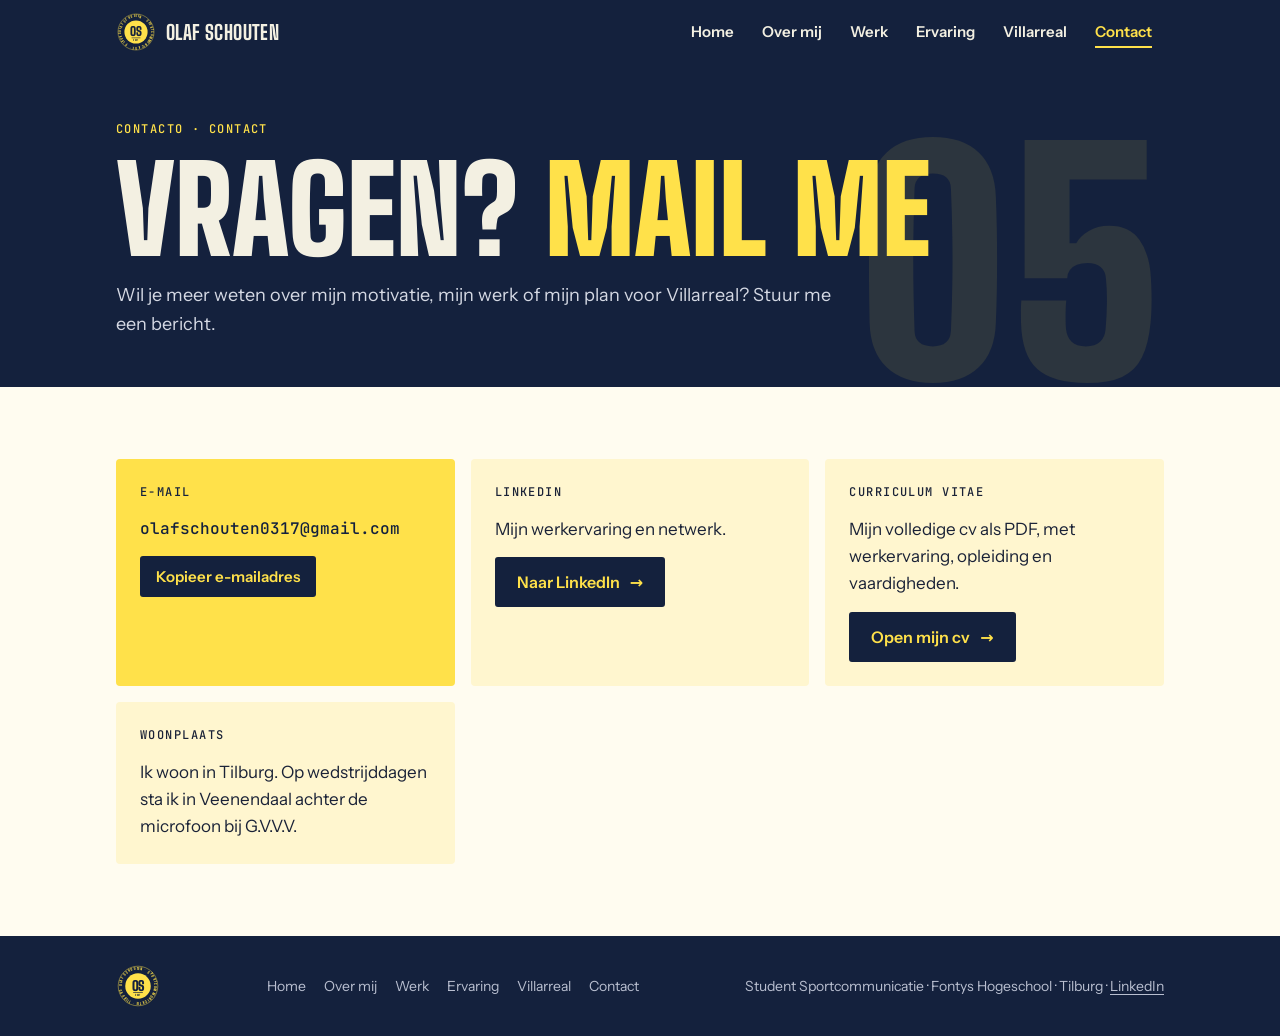
<file: contact.html>
<!doctype html>
<html lang="nl">
<head>
<meta charset="utf-8">
<meta name="viewport" content="width=device-width, initial-scale=1, viewport-fit=cover">
<title>Contact · Olaf Schouten</title>
<meta name="description" content="Neem contact op met Olaf Schouten.">
<meta name="theme-color" content="#14213D">
<meta property="og:type" content="website">
<meta property="og:url" content="https://olaf-villarreal.netlify.app/contact.html">
<meta property="og:title" content="Contact · Olaf Schouten">
<meta property="og:description" content="Neem contact op met Olaf Schouten.">
<meta property="og:image" content="https://olaf-villarreal.netlify.app/assets/og.jpg">
<meta name="twitter:card" content="summary_large_image">
<link rel="icon" href="assets/logo.svg" type="image/svg+xml">
<link rel="preload" href="assets/fonts/big-shoulders-display-latin-900-normal.woff2" as="font" type="font/woff2" crossorigin>
<link rel="stylesheet" href="styles.css">
</head>
<body>
<header class="site-header">
  <div class="wrap">
    <a class="brand" href="index.html"><img src="assets/logo.svg" alt="" width="40" height="40">Olaf Schouten</a>
    <button class="menu-btn" type="button" aria-expanded="false" aria-controls="nav">Menu</button>
    <ul class="nav" id="nav"><li><a href="index.html">Home</a></li><li><a href="over-mij.html">Over mij</a></li><li><a href="werk.html">Werk</a></li><li><a href="ervaring.html">Ervaring</a></li><li><a href="villarreal.html">Villarreal</a></li><li><a href="contact.html" aria-current="page">Contact</a></li></ul>
  </div>
</header>
<main>
<header class="page-hero">
  <div class="wrap">
    <span class="label">Contacto · Contact</span>
    <h1>Vragen? <em>Mail me</em></h1>
    <p>Wil je meer weten over mijn motivatie, mijn werk of mijn plan voor Villarreal? Stuur me een bericht.</p>
    <span class="num" aria-hidden="true">05</span>
  </div>
</header>
<section>
  <div class="wrap stack">
    <div class="contact-grid">
      <div class="contact-card reveal">
        <span class="label">E-mail</span>
        <span class="value">olafschouten0317@gmail.com</span>
        <button class="copy" type="button" data-copy="olafschouten0317@gmail.com">Kopieer e-mailadres</button>
      </div>
      <div class="contact-card alt reveal">
        <span class="label">LinkedIn</span>
        <p>Mijn werkervaring en netwerk.</p>
        <a class="btn" href="https://www.linkedin.com/in/olaf-schouten-592838220/" target="_blank" rel="noopener">Naar LinkedIn <span class="arrow">→</span></a>
      </div>
      <div class="contact-card alt reveal">
        <span class="label">Curriculum vitae</span>
        <p>Mijn volledige cv als PDF, met werkervaring, opleiding en vaardigheden.</p>
        <a class="btn" href="assets/cv-olaf-schouten.pdf" target="_blank" rel="noopener">Open mijn cv <span class="arrow">→</span></a>
      </div>
      <div class="contact-card alt reveal">
        <span class="label">Woonplaats</span>
        <p>Ik woon in Tilburg. Op wedstrijddagen sta ik in Veenendaal achter de microfoon bij G.V.V.V.</p>
      </div>
    </div>
  </div>
</section>
</main>
<footer class="site-footer">
  <div class="wrap">
    <img src="assets/logo.svg" alt="Logo Olaf Schouten" width="44" height="44">
    <nav aria-label="Footer"><a href="index.html">Home</a><a href="over-mij.html">Over mij</a><a href="werk.html">Werk</a><a href="ervaring.html">Ervaring</a><a href="villarreal.html">Villarreal</a><a href="contact.html">Contact</a></nav>
    <span>Student Sportcommunicatie · Fontys Hogeschool · Tilburg · <a href="https://www.linkedin.com/in/olaf-schouten-592838220/" rel="noopener" target="_blank">LinkedIn</a></span>
  </div>
</footer>
<script src="script.js"></script>
</body>
</html>
</file>
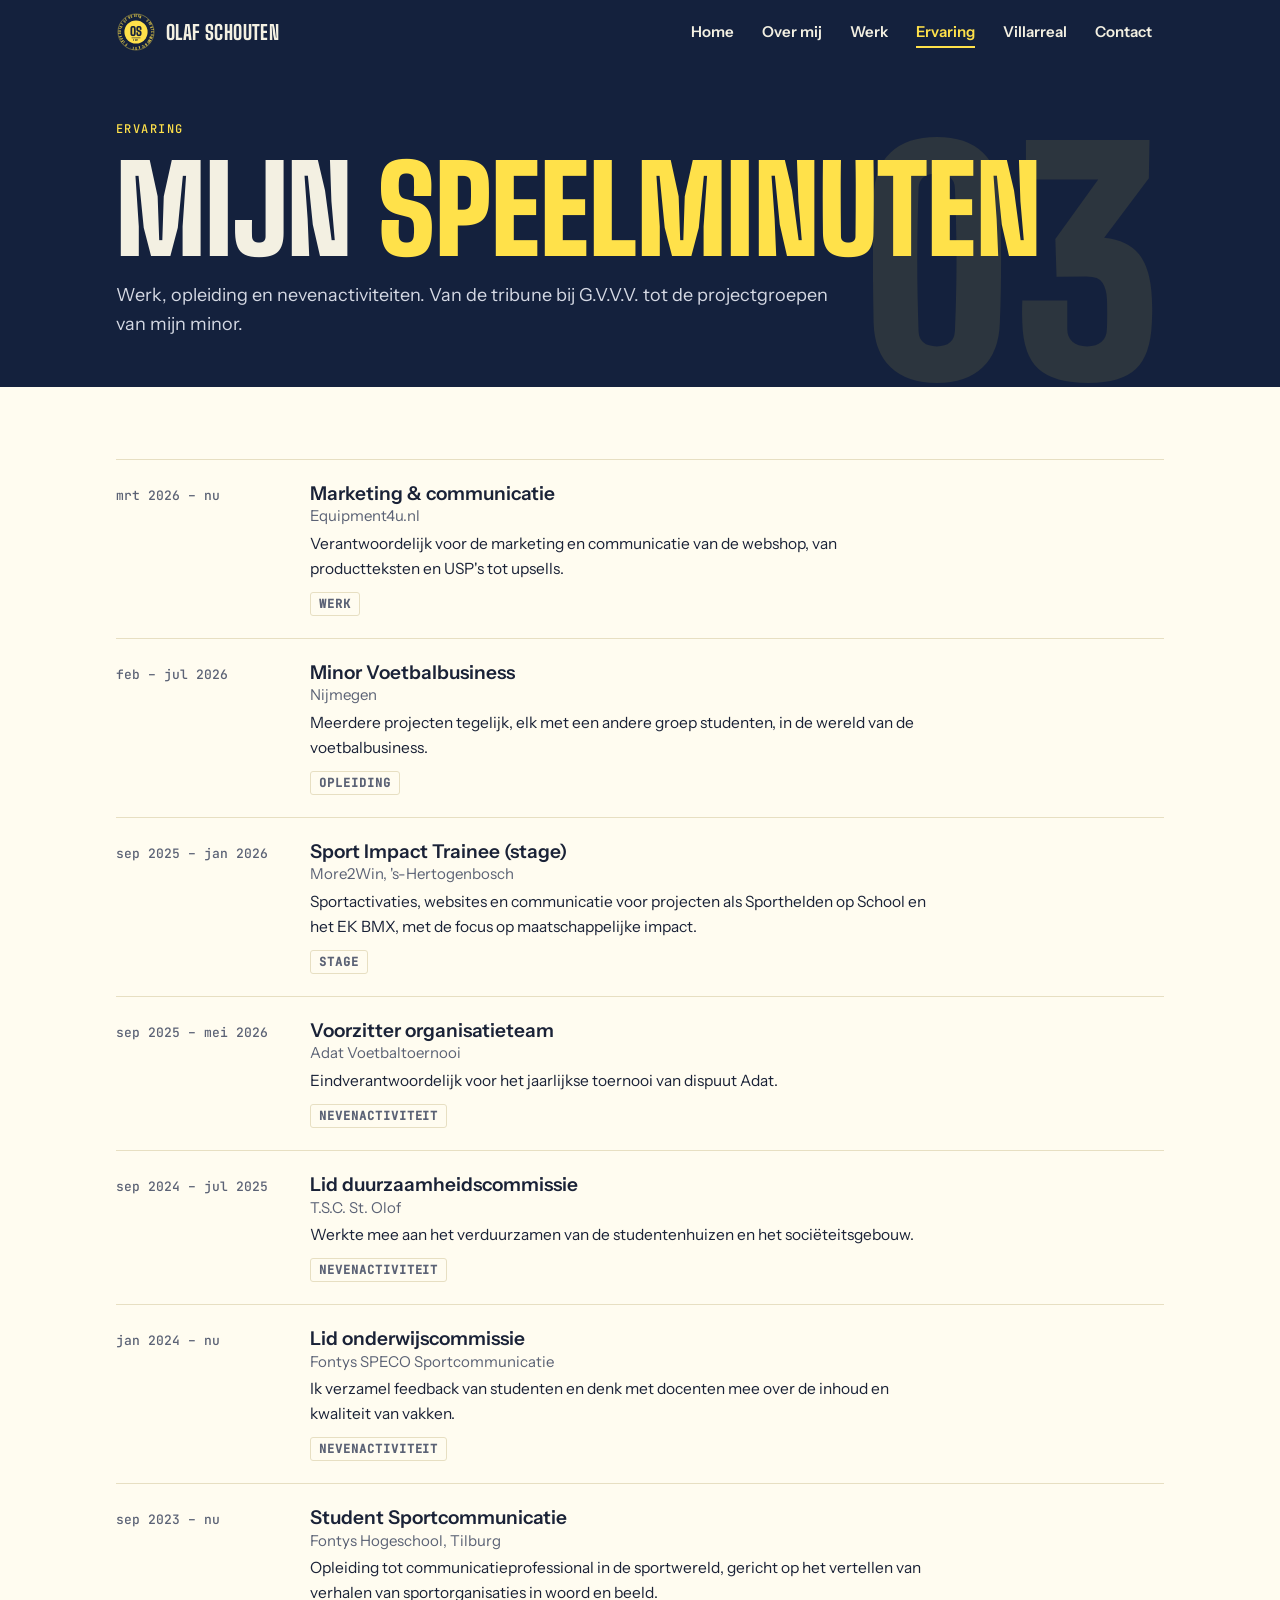
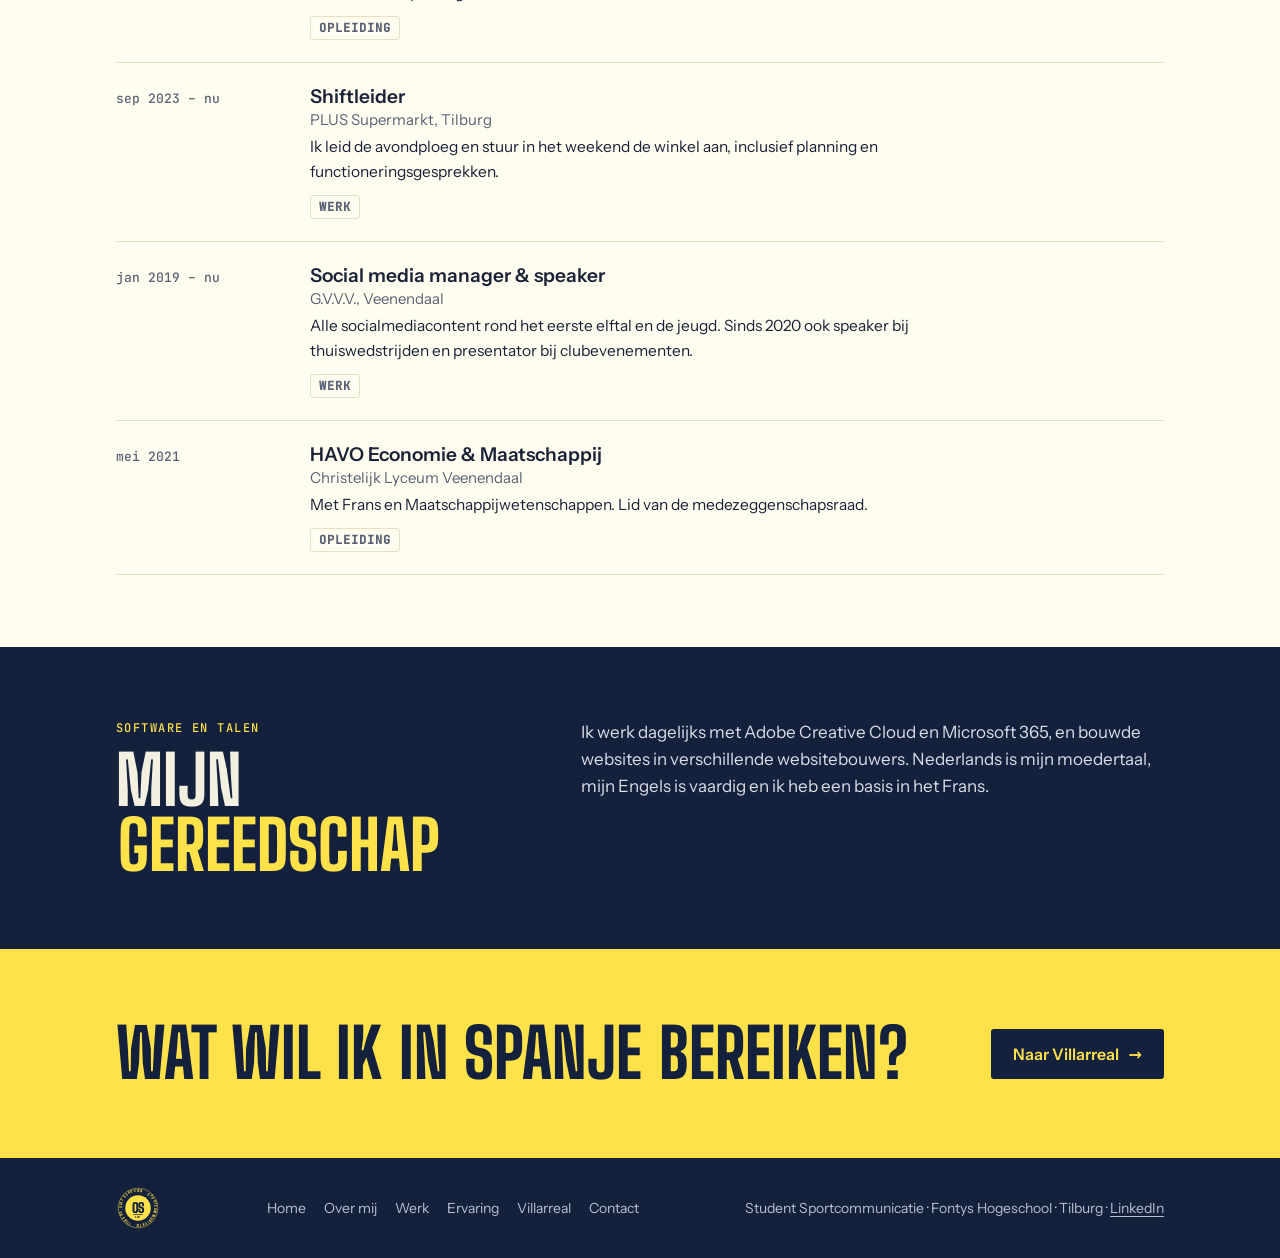
<file: ervaring.html>
<!doctype html>
<html lang="nl">
<head>
<meta charset="utf-8">
<meta name="viewport" content="width=device-width, initial-scale=1, viewport-fit=cover">
<title>Ervaring · Olaf Schouten</title>
<meta name="description" content="Werkervaring, opleiding en nevenactiviteiten van Olaf Schouten.">
<meta name="theme-color" content="#14213D">
<meta property="og:type" content="website">
<meta property="og:url" content="https://olaf-villarreal.netlify.app/ervaring.html">
<meta property="og:title" content="Ervaring · Olaf Schouten">
<meta property="og:description" content="Werkervaring, opleiding en nevenactiviteiten van Olaf Schouten.">
<meta property="og:image" content="https://olaf-villarreal.netlify.app/assets/og.jpg">
<meta name="twitter:card" content="summary_large_image">
<link rel="icon" href="assets/logo.svg" type="image/svg+xml">
<link rel="preload" href="assets/fonts/big-shoulders-display-latin-900-normal.woff2" as="font" type="font/woff2" crossorigin>
<link rel="stylesheet" href="styles.css">
</head>
<body>
<header class="site-header">
  <div class="wrap">
    <a class="brand" href="index.html"><img src="assets/logo.svg" alt="" width="40" height="40">Olaf Schouten</a>
    <button class="menu-btn" type="button" aria-expanded="false" aria-controls="nav">Menu</button>
    <ul class="nav" id="nav"><li><a href="index.html">Home</a></li><li><a href="over-mij.html">Over mij</a></li><li><a href="werk.html">Werk</a></li><li><a href="ervaring.html" aria-current="page">Ervaring</a></li><li><a href="villarreal.html">Villarreal</a></li><li><a href="contact.html">Contact</a></li></ul>
  </div>
</header>
<main>
<header class="page-hero">
  <div class="wrap">
    <span class="label">Ervaring</span>
    <h1>Mijn <em>speelminuten</em></h1>
    <p>Werk, opleiding en nevenactiviteiten. Van de tribune bij G.V.V.V. tot de projectgroepen van mijn minor.</p>
    <span class="num" aria-hidden="true">03</span>
  </div>
</header>
<section>
  <div class="wrap stack">
    <div class="timeline">
      <div class="row reveal"><span class="when">mrt 2026 – nu</span><div><h3>Marketing &amp; communicatie<small>Equipment4u.nl</small></h3><p>Verantwoordelijk voor de marketing en communicatie van de webshop, van productteksten en USP's tot upsells.</p><span class="tag">Werk</span></div></div>
      <div class="row reveal"><span class="when">feb – jul 2026</span><div><h3>Minor Voetbalbusiness<small>Nijmegen</small></h3><p>Meerdere projecten tegelijk, elk met een andere groep studenten, in de wereld van de voetbalbusiness.</p><span class="tag">Opleiding</span></div></div>
      <div class="row reveal"><span class="when">sep 2025 – jan 2026</span><div><h3>Sport Impact Trainee (stage)<small>More2Win, 's-Hertogenbosch</small></h3><p>Sportactivaties, websites en communicatie voor projecten als Sporthelden op School en het EK BMX, met de focus op maatschappelijke impact.</p><span class="tag">Stage</span></div></div>
      <div class="row reveal"><span class="when">sep 2025 – mei 2026</span><div><h3>Voorzitter organisatieteam<small>Adat Voetbaltoernooi</small></h3><p>Eindverantwoordelijk voor het jaarlijkse toernooi van dispuut Adat.</p><span class="tag">Nevenactiviteit</span></div></div>
      <div class="row reveal"><span class="when">sep 2024 – jul 2025</span><div><h3>Lid duurzaamheidscommissie<small>T.S.C. St. Olof</small></h3><p>Werkte mee aan het verduurzamen van de studentenhuizen en het sociëteitsgebouw.</p><span class="tag">Nevenactiviteit</span></div></div>
      <div class="row reveal"><span class="when">jan 2024 – nu</span><div><h3>Lid onderwijscommissie<small>Fontys SPECO Sportcommunicatie</small></h3><p>Ik verzamel feedback van studenten en denk met docenten mee over de inhoud en kwaliteit van vakken.</p><span class="tag">Nevenactiviteit</span></div></div>
      <div class="row reveal"><span class="when">sep 2023 – nu</span><div><h3>Student Sportcommunicatie<small>Fontys Hogeschool, Tilburg</small></h3><p>Opleiding tot communicatieprofessional in de sportwereld, gericht op het vertellen van verhalen van sportorganisaties in woord en beeld.</p><span class="tag">Opleiding</span></div></div>
      <div class="row reveal"><span class="when">sep 2023 – nu</span><div><h3>Shiftleider<small>PLUS Supermarkt, Tilburg</small></h3><p>Ik leid de avondploeg en stuur in het weekend de winkel aan, inclusief planning en functioneringsgesprekken.</p><span class="tag">Werk</span></div></div>
      <div class="row reveal"><span class="when">jan 2019 – nu</span><div><h3>Social media manager &amp; speaker<small>G.V.V.V., Veenendaal</small></h3><p>Alle socialmediacontent rond het eerste elftal en de jeugd. Sinds 2020 ook speaker bij thuiswedstrijden en presentator bij clubevenementen.</p><span class="tag">Werk</span></div></div>
      <div class="row reveal"><span class="when">mei 2021</span><div><h3>HAVO Economie &amp; Maatschappij<small>Christelijk Lyceum Veenendaal</small></h3><p>Met Frans en Maatschappijwetenschappen. Lid van de medezeggenschapsraad.</p><span class="tag">Opleiding</span></div></div>
    </div>
  </div>
</section>
<section class="band">
  <div class="wrap split">
    <div class="head reveal"><span class="label">Software en talen</span><h2>Mijn <em>gereedschap</em></h2></div>
    <div class="prose reveal">
      <p>Ik werk dagelijks met Adobe Creative Cloud en Microsoft 365, en bouwde websites in verschillende websitebouwers. Nederlands is mijn moedertaal, mijn Engels is vaardig en ik heb een basis in het Frans.</p>
    </div>
  </div>
</section>
<section class="cta">
  <div class="wrap">
    <h2>Wat wil ik <em>in Spanje</em> bereiken?</h2>
    <a class="btn" href="villarreal.html">Naar Villarreal <span class="arrow">→</span></a>
  </div>
</section>
</main>
<footer class="site-footer">
  <div class="wrap">
    <img src="assets/logo.svg" alt="Logo Olaf Schouten" width="44" height="44">
    <nav aria-label="Footer"><a href="index.html">Home</a><a href="over-mij.html">Over mij</a><a href="werk.html">Werk</a><a href="ervaring.html">Ervaring</a><a href="villarreal.html">Villarreal</a><a href="contact.html">Contact</a></nav>
    <span>Student Sportcommunicatie · Fontys Hogeschool · Tilburg · <a href="https://www.linkedin.com/in/olaf-schouten-592838220/" rel="noopener" target="_blank">LinkedIn</a></span>
  </div>
</footer>
<script src="script.js"></script>
</body>
</html>
</file>
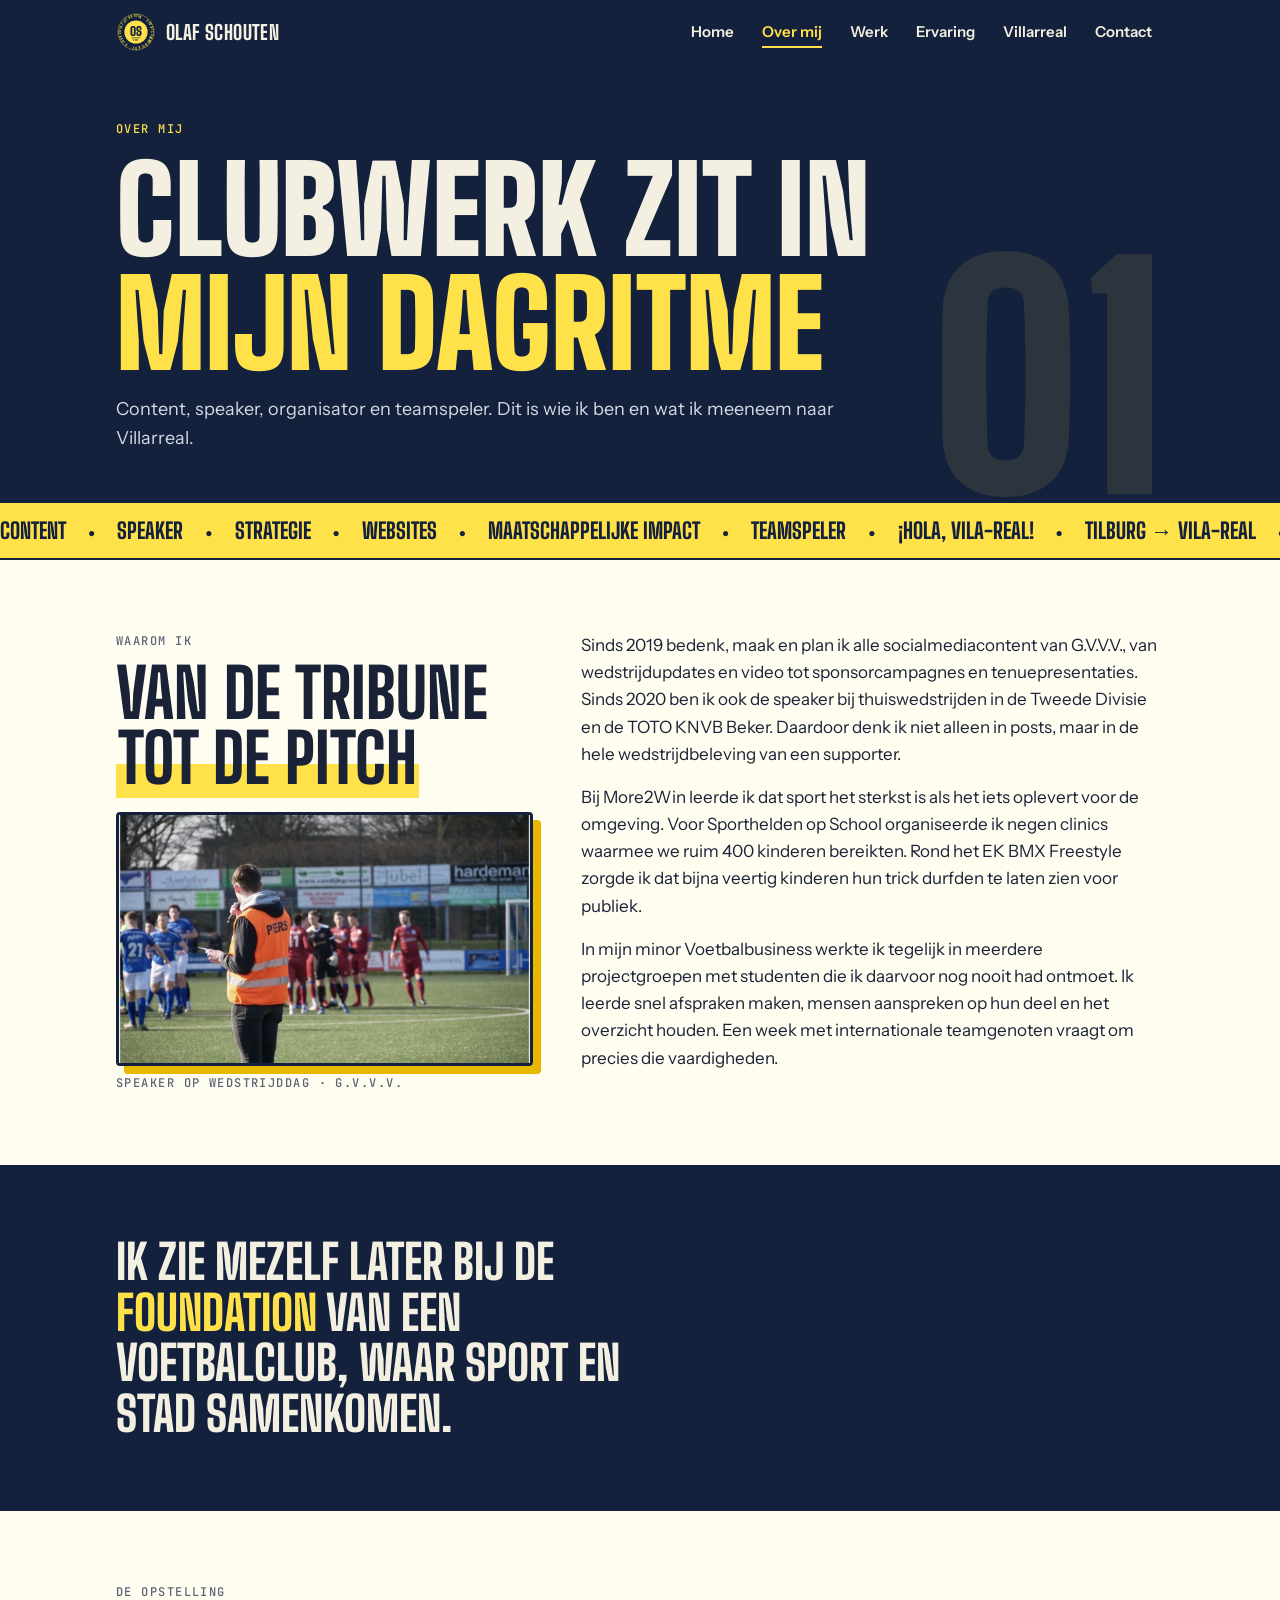
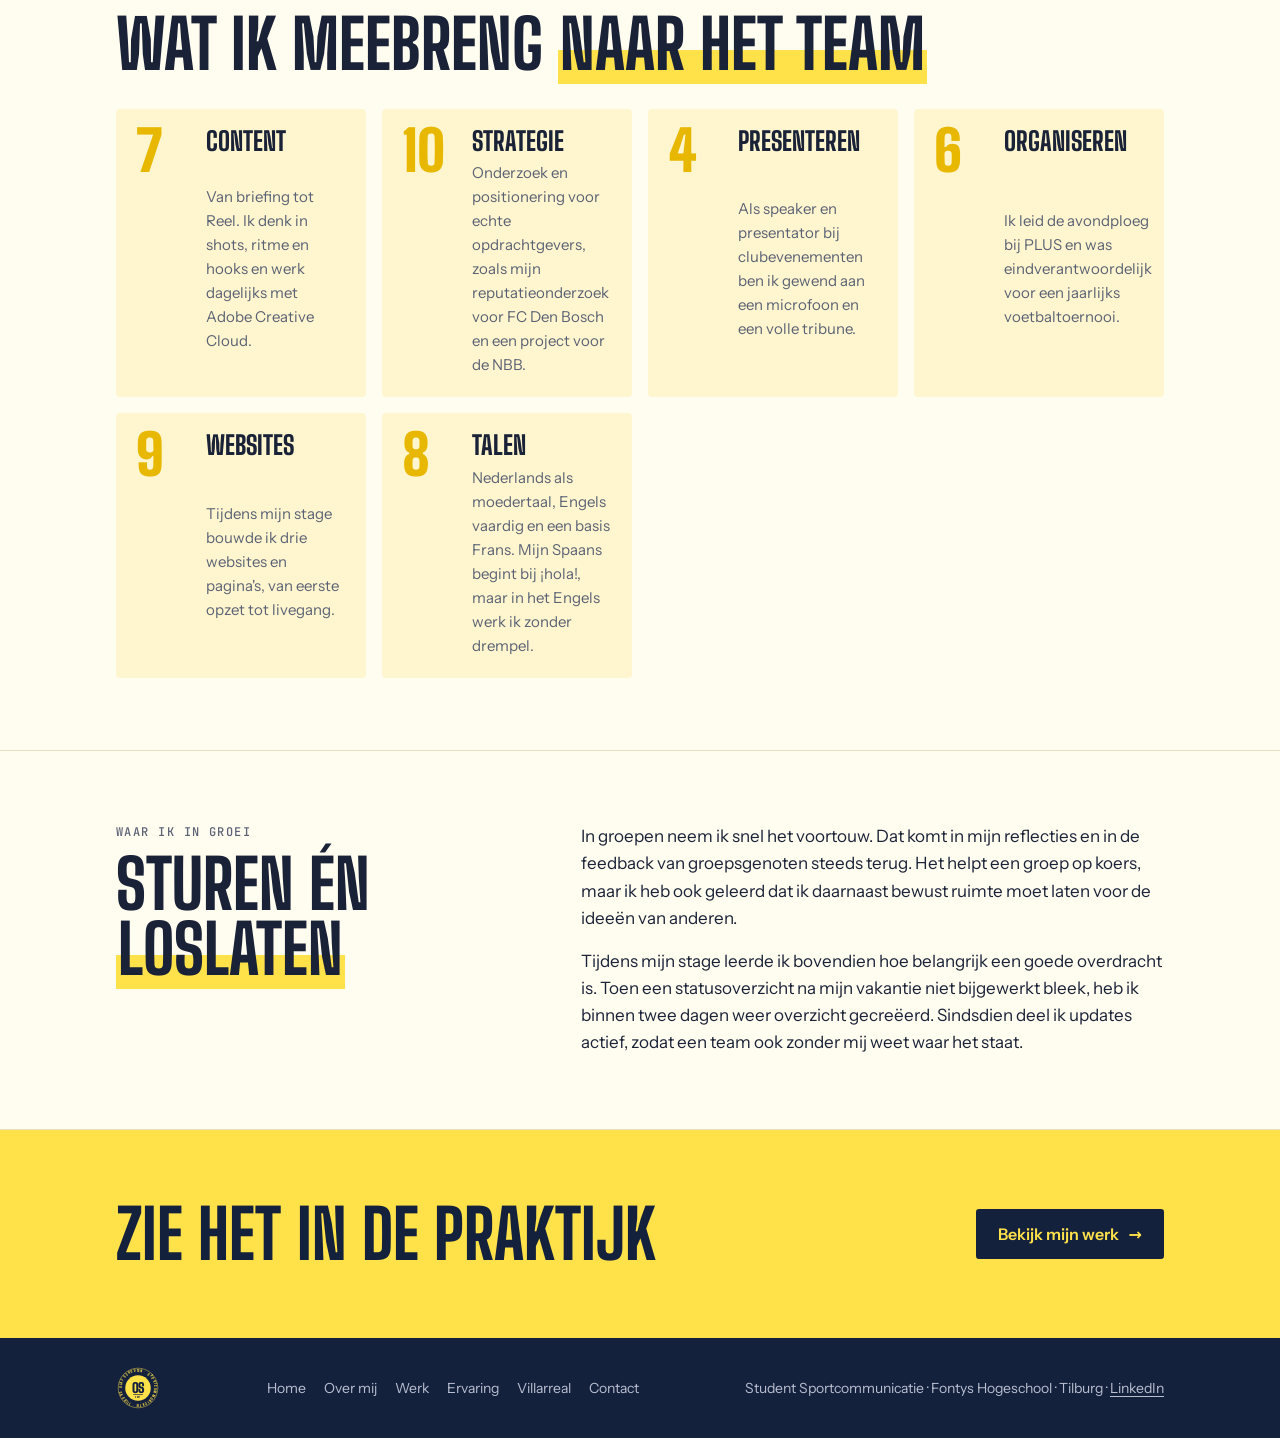
<file: over-mij.html>
<!doctype html>
<html lang="nl">
<head>
<meta charset="utf-8">
<meta name="viewport" content="width=device-width, initial-scale=1, viewport-fit=cover">
<title>Over mij · Olaf Schouten</title>
<meta name="description" content="Wie Olaf Schouten is, wat hij meebrengt naar het team en waar hij in groeit.">
<meta name="theme-color" content="#14213D">
<meta property="og:type" content="website">
<meta property="og:url" content="https://olaf-villarreal.netlify.app/over-mij.html">
<meta property="og:title" content="Over mij · Olaf Schouten">
<meta property="og:description" content="Wie Olaf Schouten is, wat hij meebrengt naar het team en waar hij in groeit.">
<meta property="og:image" content="https://olaf-villarreal.netlify.app/assets/og.jpg">
<meta name="twitter:card" content="summary_large_image">
<link rel="icon" href="assets/logo.svg" type="image/svg+xml">
<link rel="preload" href="assets/fonts/big-shoulders-display-latin-900-normal.woff2" as="font" type="font/woff2" crossorigin>
<link rel="stylesheet" href="styles.css">
</head>
<body>
<header class="site-header">
  <div class="wrap">
    <a class="brand" href="index.html"><img src="assets/logo.svg" alt="" width="40" height="40">Olaf Schouten</a>
    <button class="menu-btn" type="button" aria-expanded="false" aria-controls="nav">Menu</button>
    <ul class="nav" id="nav"><li><a href="index.html">Home</a></li><li><a href="over-mij.html" aria-current="page">Over mij</a></li><li><a href="werk.html">Werk</a></li><li><a href="ervaring.html">Ervaring</a></li><li><a href="villarreal.html">Villarreal</a></li><li><a href="contact.html">Contact</a></li></ul>
  </div>
</header>
<main>
<header class="page-hero">
  <div class="wrap">
    <span class="label">Over mij</span>
    <h1>Clubwerk zit in <em>mijn dagritme</em></h1>
    <p>Content, speaker, organisator en teamspeler. Dit is wie ik ben en wat ik meeneem naar Villarreal.</p>
    <span class="num" aria-hidden="true">01</span>
  </div>
</header>
<div class="ticker" aria-hidden="true"><div class="ticker-track"><span>Content</span><span>Speaker</span><span>Strategie</span><span>Websites</span><span>Maatschappelijke impact</span><span>Teamspeler</span><span>¡Hola, Vila-real!</span><span>Tilburg → Vila-real</span><span>Content</span><span>Speaker</span><span>Strategie</span><span>Websites</span><span>Maatschappelijke impact</span><span>Teamspeler</span><span>¡Hola, Vila-real!</span><span>Tilburg → Vila-real</span><span>Content</span><span>Speaker</span><span>Strategie</span><span>Websites</span><span>Maatschappelijke impact</span><span>Teamspeler</span><span>¡Hola, Vila-real!</span><span>Tilburg → Vila-real</span><span>Content</span><span>Speaker</span><span>Strategie</span><span>Websites</span><span>Maatschappelijke impact</span><span>Teamspeler</span><span>¡Hola, Vila-real!</span><span>Tilburg → Vila-real</span></div></div>

<section>
  <div class="wrap split">
    <div class="head reveal"><span class="label">Waarom ik</span><h2>Van de tribune <em>tot de pitch</em></h2>
      <figure class="side-photo"><img src="assets/speaker-gvvv.jpg" alt="Olaf als speaker met microfoon langs het veld bij G.V.V.V." loading="lazy" width="1206" height="728"><figcaption class="label">Speaker op wedstrijddag · G.V.V.V.</figcaption></figure></div>
    <div class="prose reveal">
      <p>Sinds 2019 bedenk, maak en plan ik alle socialmediacontent van G.V.V.V., van wedstrijdupdates en video tot sponsorcampagnes en tenuepresentaties. Sinds 2020 ben ik ook de speaker bij thuiswedstrijden in de Tweede Divisie en de TOTO KNVB Beker. Daardoor denk ik niet alleen in posts, maar in de hele wedstrijdbeleving van een supporter.</p>
      <p>Bij More2Win leerde ik dat sport het sterkst is als het iets oplevert voor de omgeving. Voor Sporthelden op School organiseerde ik negen clinics waarmee we ruim 400 kinderen bereikten. Rond het EK BMX Freestyle zorgde ik dat bijna veertig kinderen hun trick durfden te laten zien voor publiek.</p>
      <p>In mijn minor Voetbalbusiness werkte ik tegelijk in meerdere projectgroepen met studenten die ik daarvoor nog nooit had ontmoet. Ik leerde snel afspraken maken, mensen aanspreken op hun deel en het overzicht houden. Een week met internationale teamgenoten vraagt om precies die vaardigheden.</p>
    </div>
  </div>
</section>
<section class="band">
  <div class="wrap">
    <p class="quote reveal">Ik zie mezelf later bij de <em>foundation</em> van een voetbalclub, waar sport en stad samenkomen.</p>
  </div>
</section>
<section>
  <div class="wrap stack">
    <div class="head reveal"><span class="label">De opstelling</span><h2>Wat ik meebreng <em>naar het team</em></h2></div>
    <div class="lineup">
      <div class="player reveal"><span class="no">7</span><h3>Content</h3><p>Van briefing tot Reel. Ik denk in shots, ritme en hooks en werk dagelijks met Adobe Creative Cloud.</p></div>
      <div class="player reveal"><span class="no">10</span><h3>Strategie</h3><p>Onderzoek en positionering voor echte opdrachtgevers, zoals mijn reputatieonderzoek voor FC Den Bosch en een project voor de NBB.</p></div>
      <div class="player reveal"><span class="no">4</span><h3>Presenteren</h3><p>Als speaker en presentator bij clubevenementen ben ik gewend aan een microfoon en een volle tribune.</p></div>
      <div class="player reveal"><span class="no">6</span><h3>Organiseren</h3><p>Ik leid de avondploeg bij PLUS en was eindverantwoordelijk voor een jaarlijks voetbaltoernooi.</p></div>
      <div class="player reveal"><span class="no">9</span><h3>Websites</h3><p>Tijdens mijn stage bouwde ik drie websites en pagina's, van eerste opzet tot livegang.</p></div>
      <div class="player reveal"><span class="no">8</span><h3>Talen</h3><p>Nederlands als moedertaal, Engels vaardig en een basis Frans. Mijn Spaans begint bij ¡hola!, maar in het Engels werk ik zonder drempel.</p></div>
    </div>
  </div>
</section>
<section>
  <div class="wrap split">
    <div class="head reveal"><span class="label">Waar ik in groei</span><h2>Sturen én <em>loslaten</em></h2></div>
    <div class="prose reveal">
      <p>In groepen neem ik snel het voortouw. Dat komt in mijn reflecties en in de feedback van groepsgenoten steeds terug. Het helpt een groep op koers, maar ik heb ook geleerd dat ik daarnaast bewust ruimte moet laten voor de ideeën van anderen.</p>
      <p>Tijdens mijn stage leerde ik bovendien hoe belangrijk een goede overdracht is. Toen een statusoverzicht na mijn vakantie niet bijgewerkt bleek, heb ik binnen twee dagen weer overzicht gecreëerd. Sindsdien deel ik updates actief, zodat een team ook zonder mij weet waar het staat.</p>
    </div>
  </div>
</section>
<section class="cta">
  <div class="wrap">
    <h2>Zie het <em>in de praktijk</em></h2>
    <a class="btn" href="werk.html">Bekijk mijn werk <span class="arrow">→</span></a>
  </div>
</section>
</main>
<footer class="site-footer">
  <div class="wrap">
    <img src="assets/logo.svg" alt="Logo Olaf Schouten" width="44" height="44">
    <nav aria-label="Footer"><a href="index.html">Home</a><a href="over-mij.html">Over mij</a><a href="werk.html">Werk</a><a href="ervaring.html">Ervaring</a><a href="villarreal.html">Villarreal</a><a href="contact.html">Contact</a></nav>
    <span>Student Sportcommunicatie · Fontys Hogeschool · Tilburg · <a href="https://www.linkedin.com/in/olaf-schouten-592838220/" rel="noopener" target="_blank">LinkedIn</a></span>
  </div>
</footer>
<script src="script.js"></script>
</body>
</html>
</file>
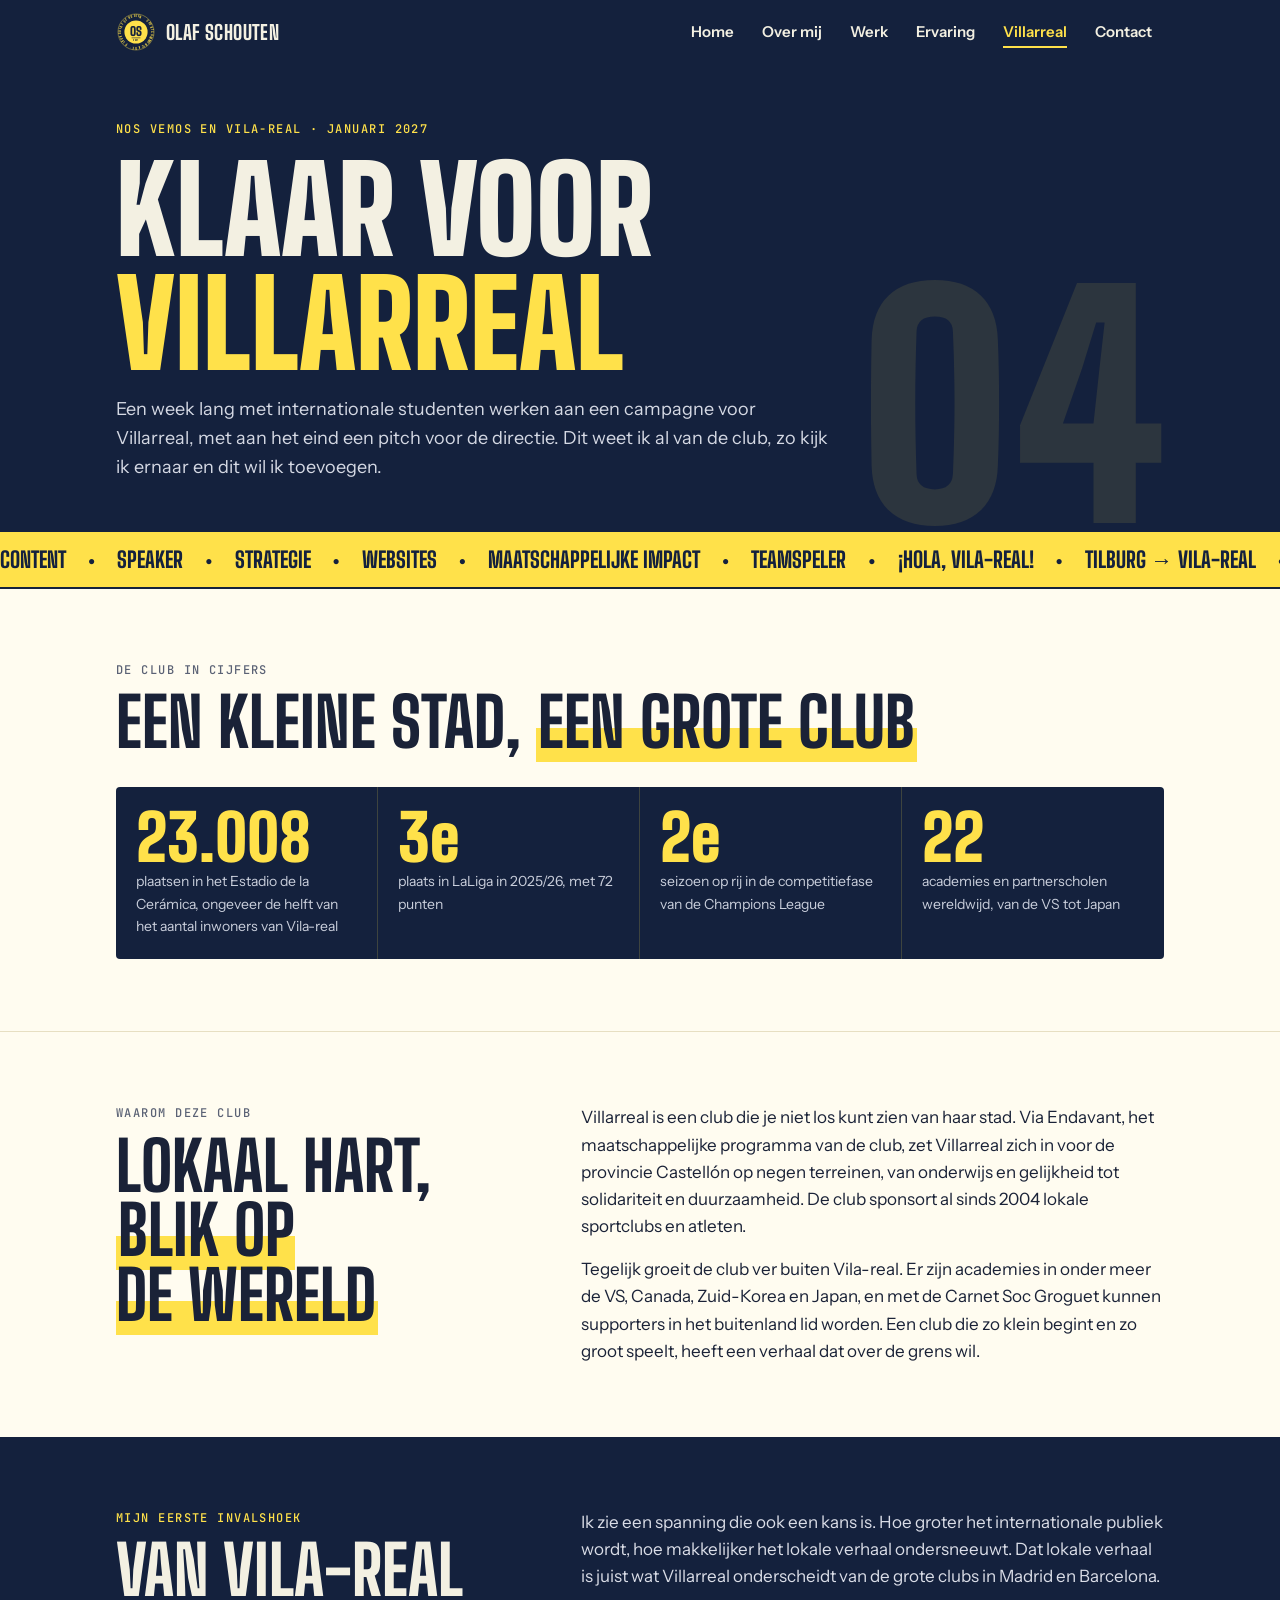
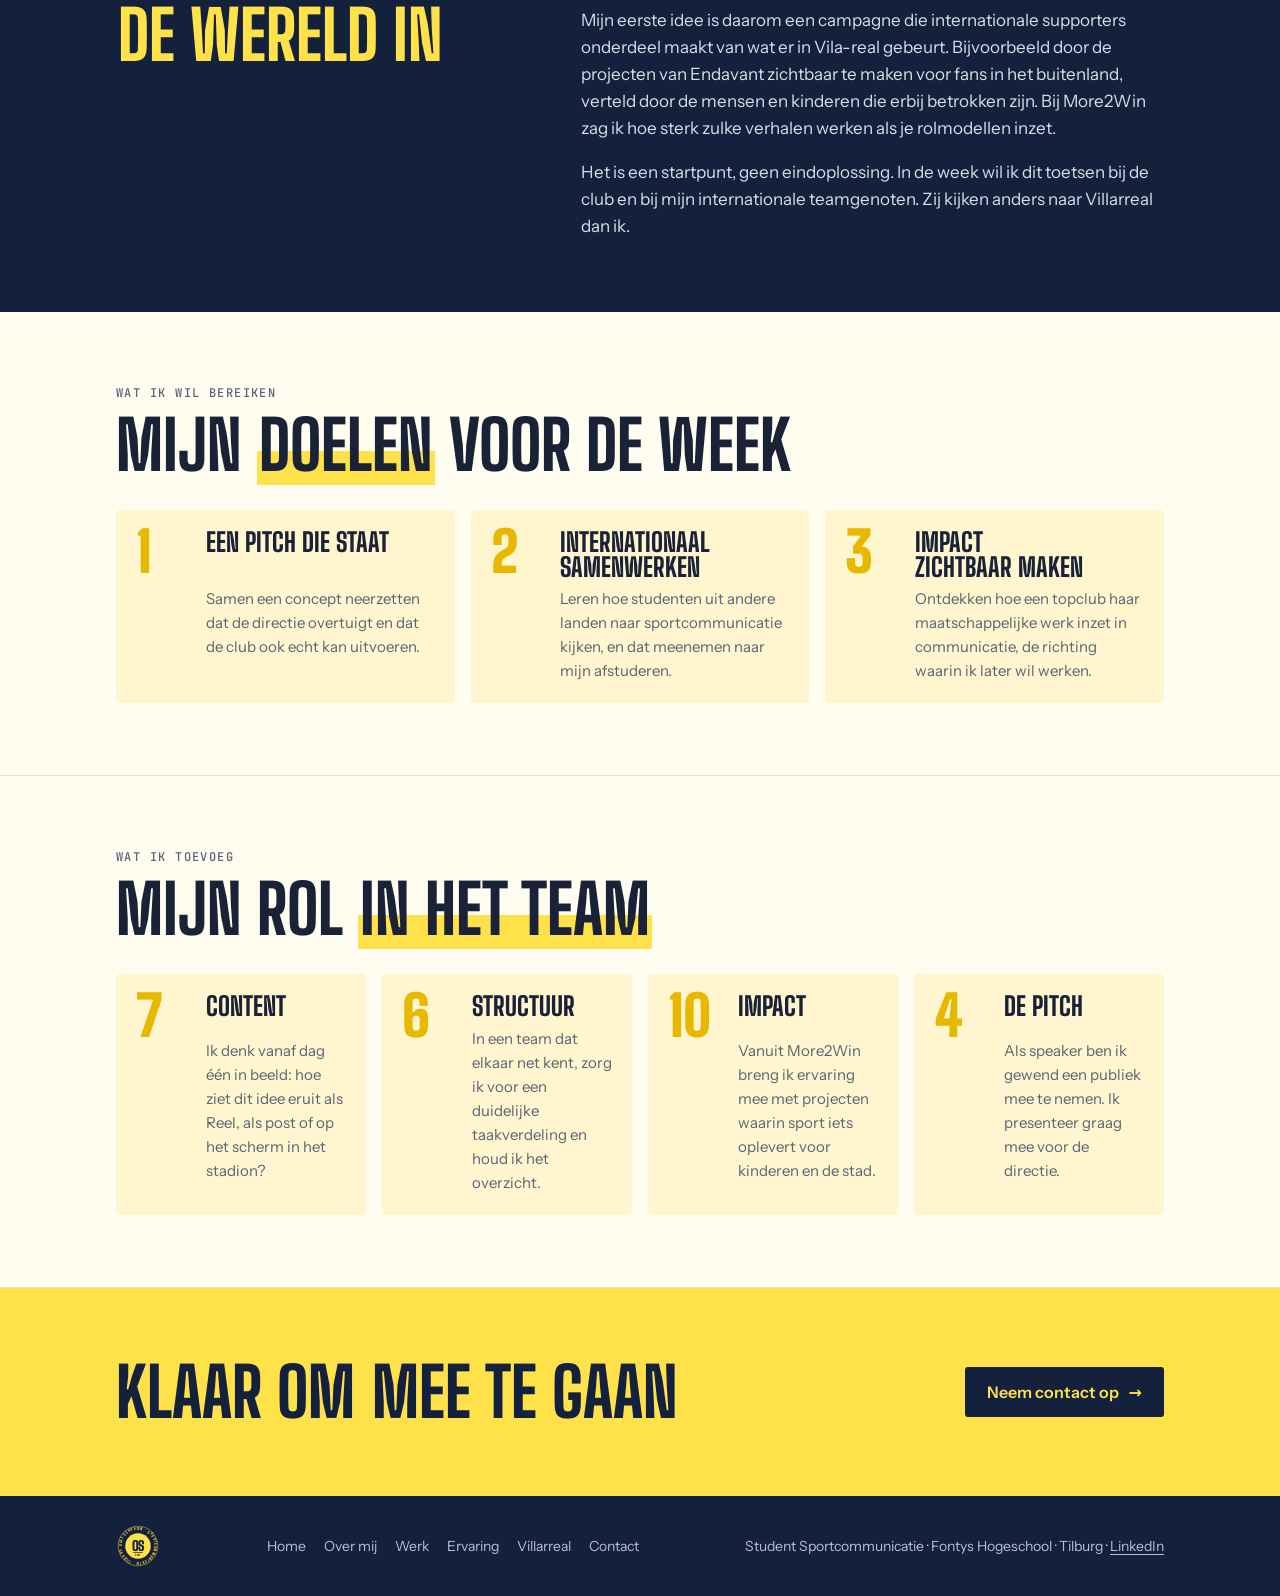
<file: villarreal.html>
<!doctype html>
<html lang="nl">
<head>
<meta charset="utf-8">
<meta name="viewport" content="width=device-width, initial-scale=1, viewport-fit=cover">
<title>Villarreal · Olaf Schouten</title>
<meta name="description" content="Wat Olaf Schouten weet van Villarreal, zijn eerste campagne-invalshoek en wat hij wil toevoegen.">
<meta name="theme-color" content="#14213D">
<meta property="og:type" content="website">
<meta property="og:url" content="https://olaf-villarreal.netlify.app/villarreal.html">
<meta property="og:title" content="Villarreal · Olaf Schouten">
<meta property="og:description" content="Wat Olaf Schouten weet van Villarreal, zijn eerste campagne-invalshoek en wat hij wil toevoegen.">
<meta property="og:image" content="https://olaf-villarreal.netlify.app/assets/og.jpg">
<meta name="twitter:card" content="summary_large_image">
<link rel="icon" href="assets/logo.svg" type="image/svg+xml">
<link rel="preload" href="assets/fonts/big-shoulders-display-latin-900-normal.woff2" as="font" type="font/woff2" crossorigin>
<link rel="stylesheet" href="styles.css">
</head>
<body>
<header class="site-header">
  <div class="wrap">
    <a class="brand" href="index.html"><img src="assets/logo.svg" alt="" width="40" height="40">Olaf Schouten</a>
    <button class="menu-btn" type="button" aria-expanded="false" aria-controls="nav">Menu</button>
    <ul class="nav" id="nav"><li><a href="index.html">Home</a></li><li><a href="over-mij.html">Over mij</a></li><li><a href="werk.html">Werk</a></li><li><a href="ervaring.html">Ervaring</a></li><li><a href="villarreal.html" aria-current="page">Villarreal</a></li><li><a href="contact.html">Contact</a></li></ul>
  </div>
</header>
<main>
<header class="page-hero">
  <div class="wrap">
    <span class="label">Nos vemos en Vila-real · januari 2027</span>
    <h1>Klaar voor <em>Villarreal</em></h1>
    <p>Een week lang met internationale studenten werken aan een campagne voor Villarreal, met aan het eind een pitch voor de directie. Dit weet ik al van de club, zo kijk ik ernaar en dit wil ik toevoegen.</p>
    <span class="num" aria-hidden="true">04</span>
  </div>
</header>
<div class="ticker" aria-hidden="true"><div class="ticker-track"><span>Content</span><span>Speaker</span><span>Strategie</span><span>Websites</span><span>Maatschappelijke impact</span><span>Teamspeler</span><span>¡Hola, Vila-real!</span><span>Tilburg → Vila-real</span><span>Content</span><span>Speaker</span><span>Strategie</span><span>Websites</span><span>Maatschappelijke impact</span><span>Teamspeler</span><span>¡Hola, Vila-real!</span><span>Tilburg → Vila-real</span><span>Content</span><span>Speaker</span><span>Strategie</span><span>Websites</span><span>Maatschappelijke impact</span><span>Teamspeler</span><span>¡Hola, Vila-real!</span><span>Tilburg → Vila-real</span><span>Content</span><span>Speaker</span><span>Strategie</span><span>Websites</span><span>Maatschappelijke impact</span><span>Teamspeler</span><span>¡Hola, Vila-real!</span><span>Tilburg → Vila-real</span></div></div>

<section>
  <div class="wrap stack">
    <div class="head reveal"><span class="label">De club in cijfers</span><h2>Een kleine stad, <em>een grote club</em></h2></div>
    <div class="scoreboard reveal">
      <div><b data-count="23008" data-suffix="">23.008</b><span>plaatsen in het Estadio de la Cerámica, ongeveer de helft van het aantal inwoners van Vila-real</span></div>
      <div><b data-count="3" data-suffix="e">3e</b><span>plaats in LaLiga in 2025/26, met 72 punten</span></div>
      <div><b data-count="2" data-suffix="e">2e</b><span>seizoen op rij in de competitiefase van de Champions League</span></div>
      <div><b data-count="22" data-suffix="">22</b><span>academies en partnerscholen wereldwijd, van de VS tot Japan</span></div>
    </div>
  </div>
</section>
<section>
  <div class="wrap split">
    <div class="head reveal"><span class="label">Waarom deze club</span><h2>Lokaal hart, <em>blik op de wereld</em></h2></div>
    <div class="prose reveal">
      <p>Villarreal is een club die je niet los kunt zien van haar stad. Via Endavant, het maatschappelijke programma van de club, zet Villarreal zich in voor de provincie Castellón op negen terreinen, van onderwijs en gelijkheid tot solidariteit en duurzaamheid. De club sponsort al sinds 2004 lokale sportclubs en atleten.</p>
      <p>Tegelijk groeit de club ver buiten Vila-real. Er zijn academies in onder meer de VS, Canada, Zuid-Korea en Japan, en met de Carnet Soc Groguet kunnen supporters in het buitenland lid worden. Een club die zo klein begint en zo groot speelt, heeft een verhaal dat over de grens wil.</p>
    </div>
  </div>
</section>
<section class="band">
  <div class="wrap split">
    <div class="head reveal"><span class="label">Mijn eerste invalshoek</span><h2>Van Vila-real <em>de wereld in</em></h2></div>
    <div class="prose reveal">
      <p>Ik zie een spanning die ook een kans is. Hoe groter het internationale publiek wordt, hoe makkelijker het lokale verhaal ondersneeuwt. Dat lokale verhaal is juist wat Villarreal onderscheidt van de grote clubs in Madrid en Barcelona.</p>
      <p>Mijn eerste idee is daarom een campagne die internationale supporters onderdeel maakt van wat er in Vila-real gebeurt. Bijvoorbeeld door de projecten van Endavant zichtbaar te maken voor fans in het buitenland, verteld door de mensen en kinderen die erbij betrokken zijn. Bij More2Win zag ik hoe sterk zulke verhalen werken als je rolmodellen inzet.</p>
      <p>Het is een startpunt, geen eindoplossing. In de week wil ik dit toetsen bij de club en bij mijn internationale teamgenoten. Zij kijken anders naar Villarreal dan ik.</p>
    </div>
  </div>
</section>
<section>
  <div class="wrap stack">
    <div class="head reveal"><span class="label">Wat ik wil bereiken</span><h2>Mijn <em>doelen</em> voor de week</h2></div>
    <div class="lineup">
      <div class="player reveal"><span class="no">1</span><h3>Een pitch die staat</h3><p>Samen een concept neerzetten dat de directie overtuigt en dat de club ook echt kan uitvoeren.</p></div>
      <div class="player reveal"><span class="no">2</span><h3>Internationaal samenwerken</h3><p>Leren hoe studenten uit andere landen naar sportcommunicatie kijken, en dat meenemen naar mijn afstuderen.</p></div>
      <div class="player reveal"><span class="no">3</span><h3>Impact zichtbaar maken</h3><p>Ontdekken hoe een topclub haar maatschappelijke werk inzet in communicatie, de richting waarin ik later wil werken.</p></div>
    </div>
  </div>
</section>
<section>
  <div class="wrap stack">
    <div class="head reveal"><span class="label">Wat ik toevoeg</span><h2>Mijn rol <em>in het team</em></h2></div>
    <div class="lineup">
      <div class="player reveal"><span class="no">7</span><h3>Content</h3><p>Ik denk vanaf dag één in beeld: hoe ziet dit idee eruit als Reel, als post of op het scherm in het stadion?</p></div>
      <div class="player reveal"><span class="no">6</span><h3>Structuur</h3><p>In een team dat elkaar net kent, zorg ik voor een duidelijke taakverdeling en houd ik het overzicht.</p></div>
      <div class="player reveal"><span class="no">10</span><h3>Impact</h3><p>Vanuit More2Win breng ik ervaring mee met projecten waarin sport iets oplevert voor kinderen en de stad.</p></div>
      <div class="player reveal"><span class="no">4</span><h3>De pitch</h3><p>Als speaker ben ik gewend een publiek mee te nemen. Ik presenteer graag mee voor de directie.</p></div>
    </div>
  </div>
</section>
<section class="cta">
  <div class="wrap">
    <h2>Klaar om <em>mee te gaan</em></h2>
    <a class="btn" href="contact.html">Neem contact op <span class="arrow">→</span></a>
  </div>
</section>
</main>
<footer class="site-footer">
  <div class="wrap">
    <img src="assets/logo.svg" alt="Logo Olaf Schouten" width="44" height="44">
    <nav aria-label="Footer"><a href="index.html">Home</a><a href="over-mij.html">Over mij</a><a href="werk.html">Werk</a><a href="ervaring.html">Ervaring</a><a href="villarreal.html">Villarreal</a><a href="contact.html">Contact</a></nav>
    <span>Student Sportcommunicatie · Fontys Hogeschool · Tilburg · <a href="https://www.linkedin.com/in/olaf-schouten-592838220/" rel="noopener" target="_blank">LinkedIn</a></span>
  </div>
</footer>
<script src="script.js"></script>
</body>
</html>
</file>
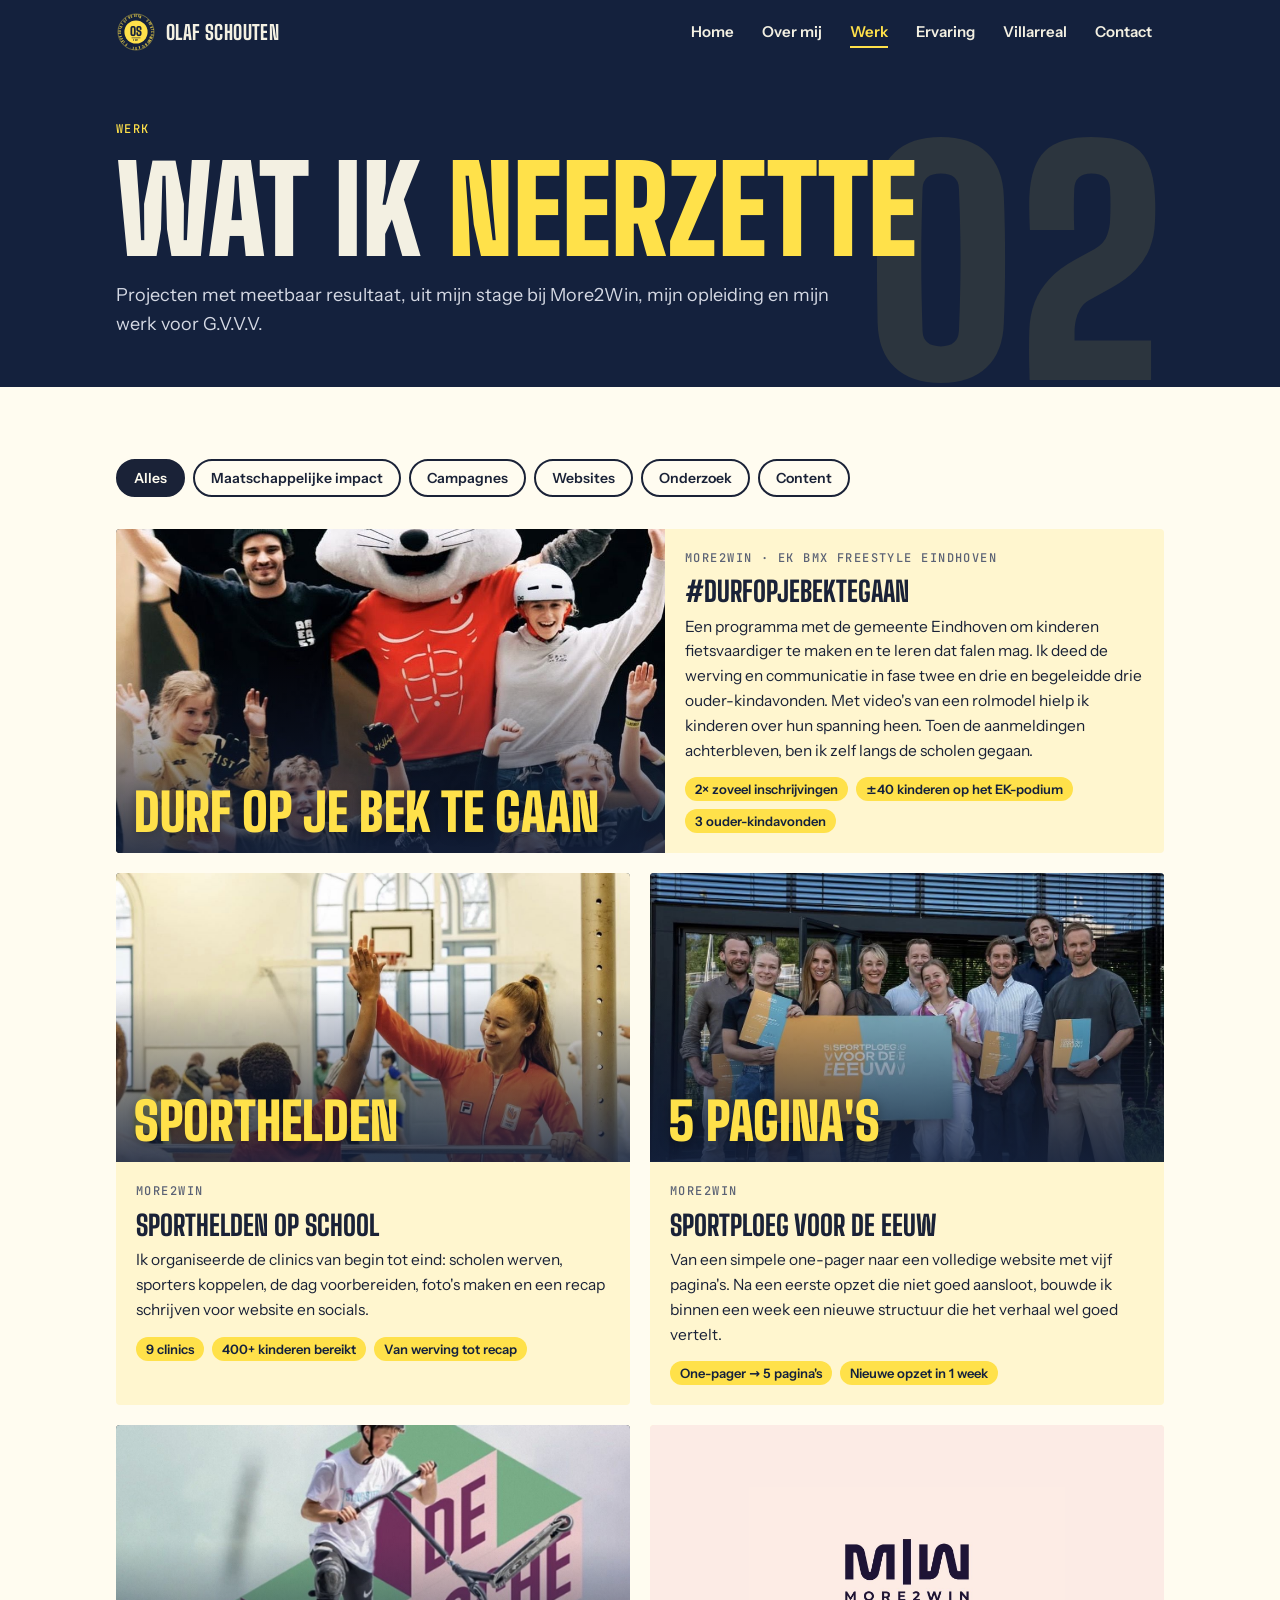
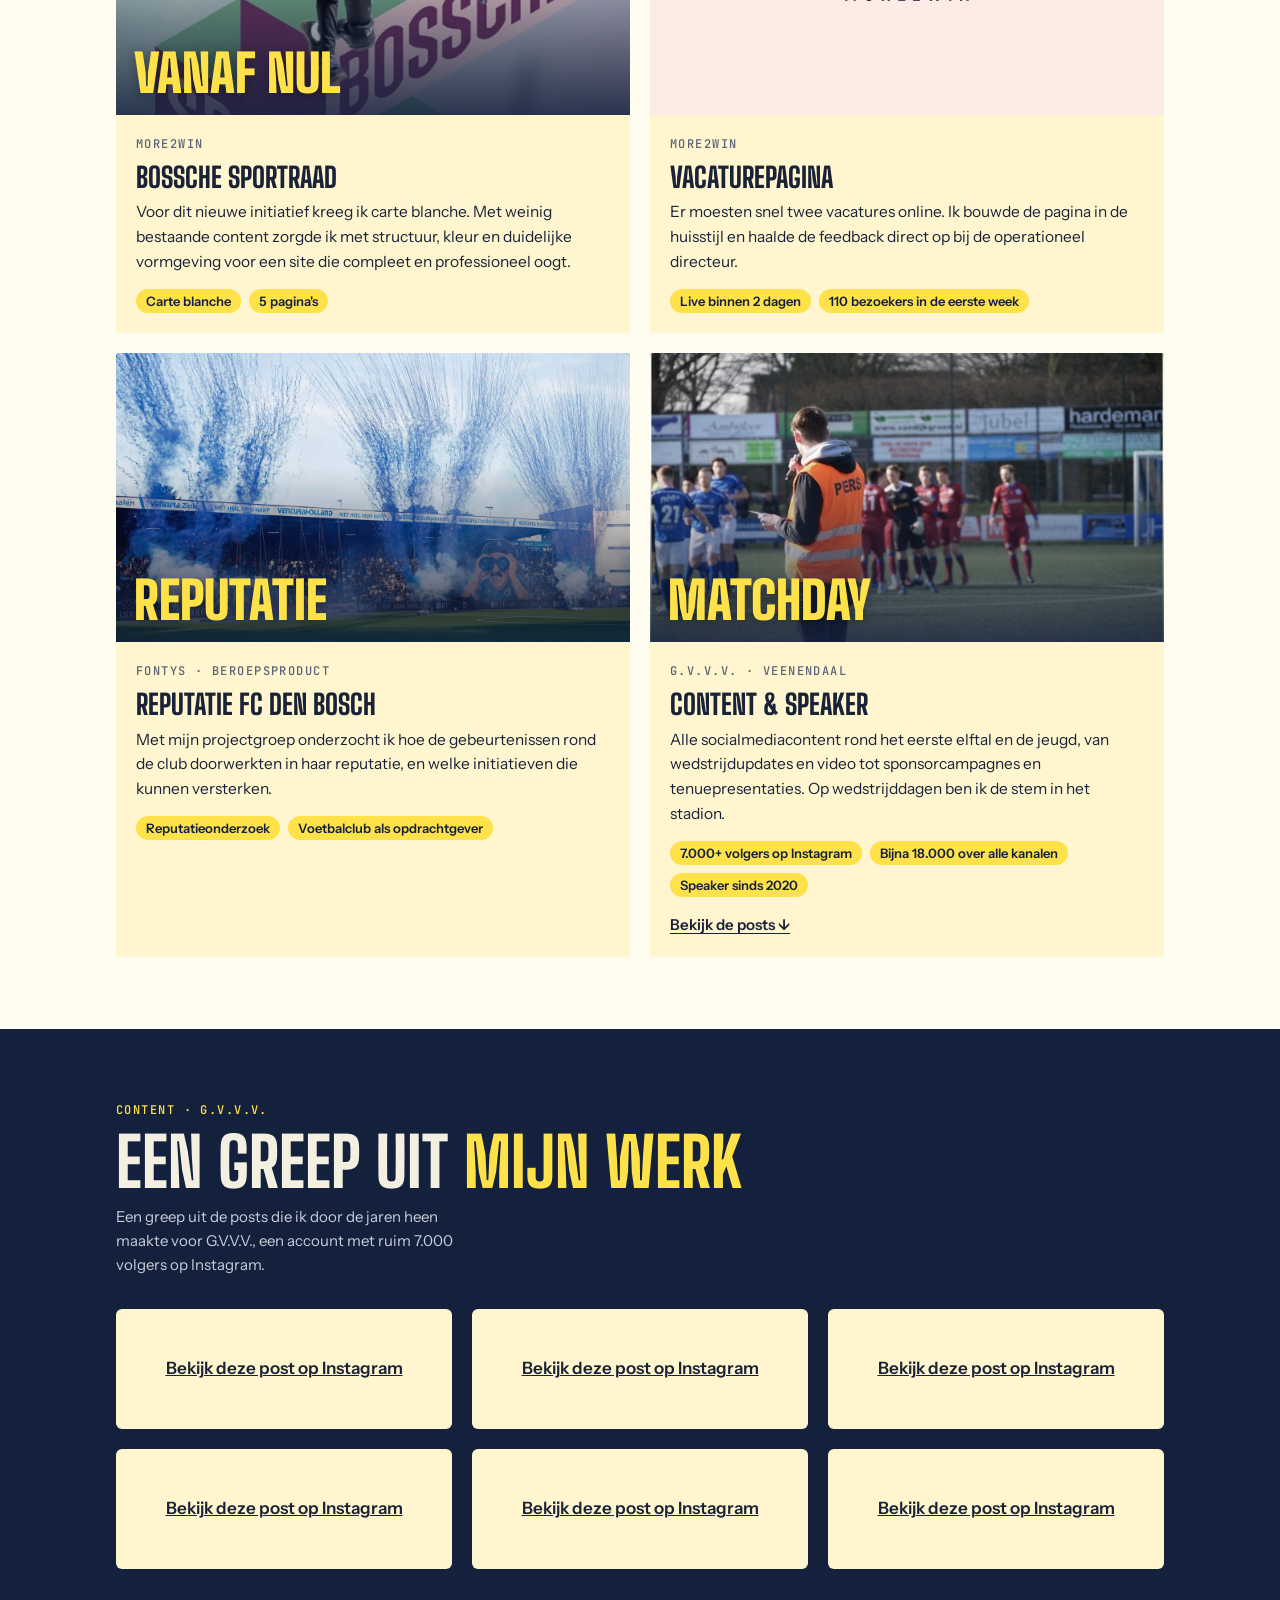
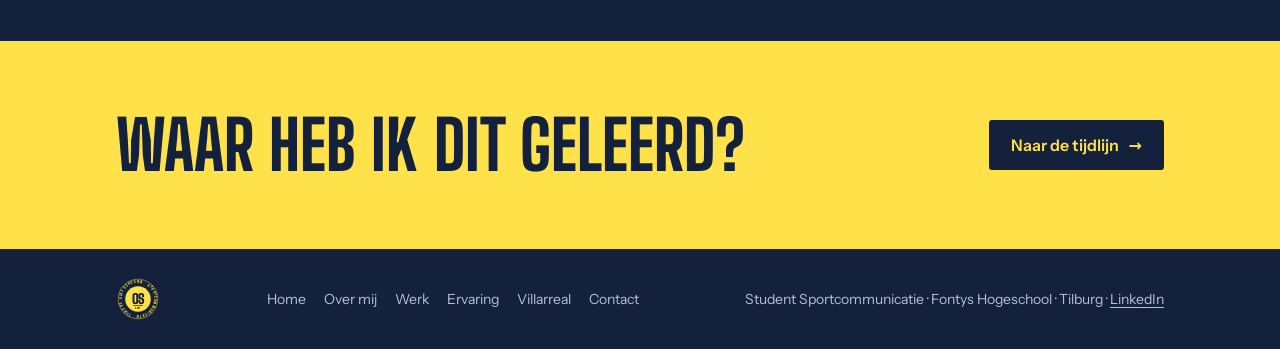
<file: werk.html>
<!doctype html>
<html lang="nl">
<head>
<meta charset="utf-8">
<meta name="viewport" content="width=device-width, initial-scale=1, viewport-fit=cover">
<title>Werk · Olaf Schouten</title>
<meta name="description" content="Cases van Olaf Schouten: campagnes, websites, onderzoek en content met resultaat.">
<meta name="theme-color" content="#14213D">
<meta property="og:type" content="website">
<meta property="og:url" content="https://olaf-villarreal.netlify.app/werk.html">
<meta property="og:title" content="Werk · Olaf Schouten">
<meta property="og:description" content="Cases van Olaf Schouten: campagnes, websites, onderzoek en content met resultaat.">
<meta property="og:image" content="https://olaf-villarreal.netlify.app/assets/og.jpg">
<meta name="twitter:card" content="summary_large_image">
<link rel="icon" href="assets/logo.svg" type="image/svg+xml">
<link rel="preload" href="assets/fonts/big-shoulders-display-latin-900-normal.woff2" as="font" type="font/woff2" crossorigin>
<link rel="stylesheet" href="styles.css">
</head>
<body>
<header class="site-header">
  <div class="wrap">
    <a class="brand" href="index.html"><img src="assets/logo.svg" alt="" width="40" height="40">Olaf Schouten</a>
    <button class="menu-btn" type="button" aria-expanded="false" aria-controls="nav">Menu</button>
    <ul class="nav" id="nav"><li><a href="index.html">Home</a></li><li><a href="over-mij.html">Over mij</a></li><li><a href="werk.html" aria-current="page">Werk</a></li><li><a href="ervaring.html">Ervaring</a></li><li><a href="villarreal.html">Villarreal</a></li><li><a href="contact.html">Contact</a></li></ul>
  </div>
</header>
<main>
<header class="page-hero">
  <div class="wrap">
    <span class="label">Werk</span>
    <h1>Wat ik <em>neerzette</em></h1>
    <p>Projecten met meetbaar resultaat, uit mijn stage bij More2Win, mijn opleiding en mijn werk voor G.V.V.V.</p>
    <span class="num" aria-hidden="true">02</span>
  </div>
</header>
<section>
  <div class="wrap stack">
    <div class="filters" role="group" aria-label="Filter cases">
      <button class="chip" type="button" data-filter="alles" aria-pressed="true">Alles</button>
      <button class="chip" type="button" data-filter="impact" aria-pressed="false">Maatschappelijke impact</button>
      <button class="chip" type="button" data-filter="campagne" aria-pressed="false">Campagnes</button>
      <button class="chip" type="button" data-filter="websites" aria-pressed="false">Websites</button>
      <button class="chip" type="button" data-filter="onderzoek" aria-pressed="false">Onderzoek</button>
      <button class="chip" type="button" data-filter="content" aria-pressed="false">Content</button>
    </div>
    <div class="cases">
      <article class="case reveal wide" data-tags="impact campagne">
        <div class="poster has-img"><img src="assets/durf-op-je-bek.jpg" alt="Juichende kinderen met BMX-rijder en mascotte bij de finale op het EK BMX Freestyle" loading="lazy" style="object-position:center 30%"><b>Durf op je bek te gaan</b></div>
        <div class="body">
          <span class="label">More2Win · EK BMX Freestyle Eindhoven</span>
          <h3>#DurfOpJeBekTeGaan</h3>
          <p>Een programma met de gemeente Eindhoven om kinderen fietsvaardiger te maken en te leren dat falen mag. Ik deed de werving en communicatie in fase twee en drie en begeleidde drie ouder-kindavonden. Met video's van een rolmodel hielp ik kinderen over hun spanning heen. Toen de aanmeldingen achterbleven, ben ik zelf langs de scholen gegaan.</p>
          <div class="result"><span>2× zoveel inschrijvingen</span><span>±40 kinderen op het EK-podium</span><span>3 ouder-kindavonden</span></div>
          
        </div>
      </article>
      <article class="case reveal" data-tags="impact">
        <div class="poster has-img"><img src="assets/sporthelden.jpg" alt="Een topsporter geeft een leerling een high-five tijdens een clinic" loading="lazy" style="object-position:center 35%"><b>Sport&shy;helden</b></div>
        <div class="body">
          <span class="label">More2Win</span>
          <h3>Sporthelden op School</h3>
          <p>Ik organiseerde de clinics van begin tot eind: scholen werven, sporters koppelen, de dag voorbereiden, foto's maken en een recap schrijven voor website en socials.</p>
          <div class="result"><span>9 clinics</span><span>400+ kinderen bereikt</span><span>Van werving tot recap</span></div>
          
        </div>
      </article>
      <article class="case reveal" data-tags="websites">
        <div class="poster has-img"><img src="assets/sportploeg.jpg" alt="Groepsfoto van de Sportploeg voor de Eeuw" loading="lazy" style="object-position:center 40%"><b>5 pagina's</b></div>
        <div class="body">
          <span class="label">More2Win</span>
          <h3>Sportploeg voor de Eeuw</h3>
          <p>Van een simpele one-pager naar een volledige website met vijf pagina's. Na een eerste opzet die niet goed aansloot, bouwde ik binnen een week een nieuwe structuur die het verhaal wel goed vertelt.</p>
          <div class="result"><span>One-pager → 5 pagina's</span><span>Nieuwe opzet in 1 week</span></div>
          
        </div>
      </article>
      <article class="case reveal" data-tags="websites">
        <div class="poster has-img"><img src="assets/bossche-sportraad.jpg" alt="Homepage van de website van de Bossche Sportraad" loading="lazy" style="object-position:center 55%"><b>Vanaf nul</b></div>
        <div class="body">
          <span class="label">More2Win</span>
          <h3>Bossche Sportraad</h3>
          <p>Voor dit nieuwe initiatief kreeg ik carte blanche. Met weinig bestaande content zorgde ik met structuur, kleur en duidelijke vormgeving voor een site die compleet en professioneel oogt.</p>
          <div class="result"><span>Carte blanche</span><span>5 pagina's</span></div>
          
        </div>
      </article>
      <article class="case reveal" data-tags="websites">
        <div class="poster has-img contain"><img src="assets/more2win.jpg" alt="Logo van More2Win" loading="lazy" style="object-position:center"></div>
        <div class="body">
          <span class="label">More2Win</span>
          <h3>Vacaturepagina</h3>
          <p>Er moesten snel twee vacatures online. Ik bouwde de pagina in de huisstijl en haalde de feedback direct op bij de operationeel directeur.</p>
          <div class="result"><span>Live binnen 2 dagen</span><span>110 bezoekers in de eerste week</span></div>
          
        </div>
      </article>
      <article class="case reveal" data-tags="onderzoek">
        <div class="poster has-img"><img src="assets/fc-den-bosch.jpg" alt="Volle tribune met blauw vuurwerk in het stadion van FC Den Bosch" loading="lazy" style="object-position:center 40%"><b>Reputatie</b></div>
        <div class="body">
          <span class="label">Fontys · beroepsproduct</span>
          <h3>Reputatie FC Den Bosch</h3>
          <p>Met mijn projectgroep onderzocht ik hoe de gebeurtenissen rond de club doorwerkten in haar reputatie, en welke initiatieven die kunnen versterken.</p>
          <div class="result"><span>Reputatieonderzoek</span><span>Voetbalclub als opdrachtgever</span></div>
          
        </div>
      </article>
      <article class="case reveal" data-tags="campagne content">
        <div class="poster has-img"><img src="assets/speaker-gvvv.jpg" alt="Olaf als speaker met microfoon langs het veld bij G.V.V.V." loading="lazy" style="object-position:center 35%"><b>Matchday</b></div>
        <div class="body">
          <span class="label">G.V.V.V. · Veenendaal</span>
          <h3>Content & speaker</h3>
          <p>Alle socialmediacontent rond het eerste elftal en de jeugd, van wedstrijdupdates en video tot sponsorcampagnes en tenuepresentaties. Op wedstrijddagen ben ik de stem in het stadion.</p>
          <div class="result"><span>7.000+ volgers op Instagram</span><span>Bijna 18.000 over alle kanalen</span><span>Speaker sinds 2020</span></div>
          <a class="case-link" href="#content">Bekijk de posts ↓</a>
        </div>
      </article>
    </div>
  </div>
</section>
<section class="band" id="content">
  <div class="wrap stack">
    <div class="head reveal"><span class="label">Content · G.V.V.V.</span><h2>Een greep uit <em>mijn werk</em></h2>
      <p class="note">Een greep uit de posts die ik door de jaren heen maakte voor G.V.V.V., een account met ruim 7.000 volgers op Instagram.</p></div>
    <div class="ig-grid" data-ig>
      <blockquote class="instagram-media" data-instgrm-permalink="https://www.instagram.com/p/Ddv9iXtCB2E/" data-instgrm-version="14"><a href="https://www.instagram.com/p/Ddv9iXtCB2E/" target="_blank" rel="noopener">Bekijk deze post op Instagram</a></blockquote>
      <blockquote class="instagram-media" data-instgrm-permalink="https://www.instagram.com/p/DZUaL6MNree/" data-instgrm-version="14"><a href="https://www.instagram.com/p/DZUaL6MNree/" target="_blank" rel="noopener">Bekijk deze post op Instagram</a></blockquote>
      <blockquote class="instagram-media" data-instgrm-permalink="https://www.instagram.com/p/DZK5Hicllk2/" data-instgrm-version="14"><a href="https://www.instagram.com/p/DZK5Hicllk2/" target="_blank" rel="noopener">Bekijk deze post op Instagram</a></blockquote>
      <blockquote class="instagram-media" data-instgrm-permalink="https://www.instagram.com/p/DYq8WUWNE1x/" data-instgrm-version="14"><a href="https://www.instagram.com/p/DYq8WUWNE1x/" target="_blank" rel="noopener">Bekijk deze post op Instagram</a></blockquote>
      <blockquote class="instagram-media" data-instgrm-permalink="https://www.instagram.com/p/DUawm-5DZ9C/" data-instgrm-version="14"><a href="https://www.instagram.com/p/DUawm-5DZ9C/" target="_blank" rel="noopener">Bekijk deze post op Instagram</a></blockquote>
      <blockquote class="instagram-media" data-instgrm-permalink="https://www.instagram.com/p/DTnLyjyiILR/" data-instgrm-version="14"><a href="https://www.instagram.com/p/DTnLyjyiILR/" target="_blank" rel="noopener">Bekijk deze post op Instagram</a></blockquote>
    </div>
  </div>
</section>
<section class="cta">
  <div class="wrap">
    <h2>Waar heb ik <em>dit geleerd?</em></h2>
    <a class="btn" href="ervaring.html">Naar de tijdlijn <span class="arrow">→</span></a>
  </div>
</section>
</main>
<footer class="site-footer">
  <div class="wrap">
    <img src="assets/logo.svg" alt="Logo Olaf Schouten" width="44" height="44">
    <nav aria-label="Footer"><a href="index.html">Home</a><a href="over-mij.html">Over mij</a><a href="werk.html">Werk</a><a href="ervaring.html">Ervaring</a><a href="villarreal.html">Villarreal</a><a href="contact.html">Contact</a></nav>
    <span>Student Sportcommunicatie · Fontys Hogeschool · Tilburg · <a href="https://www.linkedin.com/in/olaf-schouten-592838220/" rel="noopener" target="_blank">LinkedIn</a></span>
  </div>
</footer>
<script src="script.js"></script>
</body>
</html>
</file>
<file: styles.css>
/* Zelf gehoste lettertypes (SIL Open Font License) */
@font-face{font-family:"Big Shoulders Display";font-style:normal;font-weight:600;font-display:swap;src:url("assets/fonts/big-shoulders-display-latin-600-normal.woff2") format("woff2")}
@font-face{font-family:"Big Shoulders Display";font-style:normal;font-weight:800;font-display:swap;src:url("assets/fonts/big-shoulders-display-latin-800-normal.woff2") format("woff2")}
@font-face{font-family:"Big Shoulders Display";font-style:normal;font-weight:900;font-display:swap;src:url("assets/fonts/big-shoulders-display-latin-900-normal.woff2") format("woff2")}
@font-face{font-family:"Instrument Sans";font-style:normal;font-weight:400;font-display:swap;src:url("assets/fonts/instrument-sans-latin-400-normal.woff2") format("woff2")}
@font-face{font-family:"Instrument Sans";font-style:normal;font-weight:500;font-display:swap;src:url("assets/fonts/instrument-sans-latin-500-normal.woff2") format("woff2")}
@font-face{font-family:"Instrument Sans";font-style:normal;font-weight:600;font-display:swap;src:url("assets/fonts/instrument-sans-latin-600-normal.woff2") format("woff2")}
@font-face{font-family:"JetBrains Mono";font-style:normal;font-weight:500;font-display:swap;src:url("assets/fonts/jetbrains-mono-latin-500-normal.woff2") format("woff2")}

/* Layout: matchday-programma — gele stadionborden, marine inkt, smalle leeskolommen.
   Gedeeld door alle pagina's. */
:root{
  --sun:#FFE14A;
  --sun-deep:#E8B800;
  --ink:#14213D;
  --ink-2:#1F2E52;
  --bg:#FFFCF0;
  --fg:#1A2237;
  --muted:#5B6275;
  --line:#E7DFC2;
  --card:#FFF6CF;
  --on-ink:#F3F0E2;
  --display:"Big Shoulders Display","Arial Narrow",Impact,sans-serif;
  --body:"Instrument Sans",system-ui,-apple-system,"Segoe UI",sans-serif;
  --mono:"JetBrains Mono",ui-monospace,Menlo,monospace;
  --ease:cubic-bezier(.2,.7,.2,1);
}
@media (prefers-color-scheme: dark){:root:not([data-theme="light"]){
  --bg:#0F1628;--fg:#EEF0F6;--muted:#A3AAC0;--line:#26304A;--card:#18223A;--sun-deep:#FFD21F;color-scheme:dark}}
:root[data-theme="dark"]{--bg:#0F1628;--fg:#EEF0F6;--muted:#A3AAC0;--line:#26304A;--card:#18223A;--sun-deep:#FFD21F;color-scheme:dark}

*{box-sizing:border-box}
html{scroll-behavior:smooth}
body{margin:0;background:var(--bg);color:var(--fg);font-family:var(--body);font-size:17px;line-height:1.6;-webkit-font-smoothing:antialiased}
img{max-width:100%;display:block}
a{color:inherit}
h1,h2,h3{font-family:var(--display);text-wrap:balance;line-height:.95;margin:0}
p{margin:0}
.wrap{max-width:1080px;margin:0 auto;padding-left:max(16px,env(safe-area-inset-left,0px));padding-right:max(16px,env(safe-area-inset-right,0px))}
.label{font-family:var(--mono);font-size:12px;letter-spacing:.12em;text-transform:uppercase}
:focus-visible{outline:3px solid var(--sun-deep);outline-offset:3px}

/* Header */
body::before{content:"";position:fixed;inset:0 0 auto;height:env(safe-area-inset-top,0px);z-index:60;background:var(--ink)}
.site-header{position:sticky;top:env(safe-area-inset-top,0px);z-index:50;background:var(--ink);color:var(--on-ink)}
.site-header .wrap{display:flex;align-items:center;justify-content:space-between;gap:16px;min-height:64px}
.brand{display:flex;align-items:center;gap:10px;text-decoration:none;font-family:var(--display);font-weight:800;font-size:20px;text-transform:uppercase;letter-spacing:.02em}
.brand img{width:40px;height:40px;transition:transform .6s var(--ease)}
.brand:hover img{transform:rotate(-20deg)}
.nav{display:flex;gap:4px;list-style:none;margin:0;padding:0}
.nav a{display:block;padding:8px 12px;text-decoration:none;font-weight:600;font-size:15px;border-radius:3px;position:relative}
.nav a::after{content:"";position:absolute;left:12px;right:12px;bottom:4px;height:2px;background:var(--sun);transform:scaleX(0);transform-origin:left;transition:transform .3s var(--ease)}
.nav a:hover::after,.nav a[aria-current="page"]::after{transform:scaleX(1)}
.nav a[aria-current="page"]{color:var(--sun)}
.menu-btn{display:none;background:none;border:2px solid var(--sun);color:var(--sun);border-radius:3px;padding:8px 12px;font:600 14px var(--body);cursor:pointer}
@media (max-width:820px){
  .menu-btn{display:block}
  .nav{position:absolute;left:0;right:0;top:100%;background:var(--ink);flex-direction:column;padding:8px max(16px,env(safe-area-inset-left,0px)) 20px;border-top:1px solid rgba(255,225,74,.25)}
  .nav[hidden]{display:none!important}
  .nav a{font-size:18px;padding:12px 0}
  .nav a::after{left:0;right:auto;width:40px}
}

/* Ticker */
.ticker{background:var(--sun);color:var(--ink);overflow:hidden;border-block:2px solid var(--ink)}
.ticker-track{display:flex;width:max-content;animation:ticker 40s linear infinite}
.ticker span{font-family:var(--display);font-weight:800;font-size:22px;text-transform:uppercase;padding:10px 0;white-space:nowrap}
.ticker span::after{content:"●";font-size:12px;margin:0 22px;vertical-align:middle}
@keyframes ticker{to{transform:translateX(-50%)}}

/* Hero (home) */
.hero{background:var(--sun);color:var(--ink);position:relative;overflow:hidden}
.hero::before{content:"";position:absolute;right:-8%;top:-30%;width:70%;height:160%;background:repeating-linear-gradient(90deg,transparent 0 34px,rgba(20,33,61,.06) 34px 68px);transform:skewX(-14deg);pointer-events:none}
.hero .wrap{position:relative;display:grid;grid-template-columns:minmax(0,1.45fr) minmax(0,1fr);gap:40px;align-items:end;padding-block:56px 64px}
.hero-text{display:grid;gap:24px;min-width:0}
.hero h1{font-size:clamp(54px,10vw,128px);font-weight:900;text-transform:uppercase;letter-spacing:-.01em}
.hero h1 .line{display:block;overflow:hidden}
.hero h1 .line > span{display:block}
.hero h1 small{display:block;font-weight:600;font-size:.36em;letter-spacing:.02em;margin-bottom:.2em}
.lede{max-width:34em;font-size:19px;font-weight:500}
.route{display:flex;align-items:center;gap:14px;font-family:var(--display);font-weight:800;font-size:26px;text-transform:uppercase}
.route i{position:relative;flex:1;max-width:240px;height:2px;background:repeating-linear-gradient(90deg,var(--ink) 0 8px,transparent 8px 14px)}
.route i::after{content:"";position:absolute;top:-5px;left:0;width:12px;height:12px;border-radius:50%;background:var(--ink);animation:travel 3.6s var(--ease) infinite}
@keyframes travel{0%{left:0}70%,100%{left:calc(100% - 12px)}}
.portrait{margin:0;justify-self:end;width:100%;max-width:360px;position:relative}
.portrait .photo{width:100%;height:auto;aspect-ratio:4/5;object-fit:cover;border:3px solid var(--ink);box-shadow:12px 12px 0 var(--ink);transition:transform .5s var(--ease),box-shadow .5s var(--ease)}
.portrait:hover .photo{transform:translate(-4px,-4px);box-shadow:16px 16px 0 var(--ink)}
.portrait .badge{position:absolute;left:-28px;bottom:28px;width:92px;height:92px;animation:spin 24s linear infinite}
@keyframes spin{to{transform:rotate(360deg)}}
.btns{display:flex;flex-wrap:wrap;gap:12px}
.btn{display:inline-flex;align-items:center;gap:10px;background:var(--ink);color:var(--sun);text-decoration:none;font:600 16px var(--body);padding:13px 20px;border-radius:3px;border:2px solid var(--ink);transition:transform .25s var(--ease),background .25s}
.btn:hover{transform:translateY(-2px)}
.btn.ghost{background:transparent;color:var(--ink)}
.btn .arrow{transition:transform .25s var(--ease)}
.btn:hover .arrow{transform:translateX(4px)}

/* Page hero (subpagina's) */
.page-hero{background:var(--ink);color:var(--on-ink);position:relative;overflow:hidden}
.page-hero .wrap{padding-block:56px 48px;display:grid;gap:14px;position:relative}
.page-hero .label{color:var(--sun)}
.page-hero h1{font-size:clamp(52px,10vw,120px);font-weight:900;text-transform:uppercase;position:relative;z-index:1}
.page-hero p,.page-hero .label{position:relative;z-index:1}
.page-hero h1 em{font-style:normal;color:var(--sun)}
.page-hero p{max-width:40em;font-size:18px;color:#D5D9E4}
.page-hero .num{position:absolute;right:max(16px,env(safe-area-inset-right,0px));bottom:-28px;font-family:var(--display);font-weight:900;font-size:clamp(140px,26vw,300px);line-height:1;color:rgba(255,225,74,.1);pointer-events:none}

/* Sections */
section{padding-block:72px}
section + section{border-top:1px solid var(--line)}
.stack{display:grid;gap:32px}
.head{display:grid;gap:10px}
.head .label{color:var(--muted)}
h2{font-size:clamp(40px,7vw,68px);font-weight:800;text-transform:uppercase}
h2 em{font-style:normal;background:linear-gradient(transparent 58%,var(--sun) 58%);padding-inline:2px}
@media (prefers-color-scheme: dark){:root:not([data-theme="light"]) h2 em{background:none;color:var(--sun)}}
:root[data-theme="dark"] h2 em{background:none;color:var(--sun)}
.prose{display:grid;gap:16px;max-width:65ch}
.split{display:grid;grid-template-columns:minmax(0,1fr) minmax(0,1.4fr);gap:48px;align-items:start}
@media (max-width:820px){.split{grid-template-columns:1fr;gap:24px}}

/* Scoreboard stats */
.scoreboard{display:grid;grid-template-columns:repeat(4,minmax(0,1fr));background:var(--ink);color:var(--on-ink);border-radius:4px;overflow:hidden}
.scoreboard div{padding:22px 20px;display:grid;gap:4px;align-content:start;border-right:1px solid rgba(255,225,74,.18)}
.scoreboard div:last-child{border-right:0}
.scoreboard b{font-family:var(--display);font-weight:900;font-size:clamp(44px,6vw,64px);line-height:.9;color:var(--sun);font-variant-numeric:tabular-nums}
.scoreboard span{font-size:14px;color:#C9CEDB}
@media (max-width:720px){.scoreboard{grid-template-columns:repeat(2,minmax(0,1fr))}.scoreboard div:nth-child(2){border-right:0}.scoreboard div:nth-child(-n+2){border-bottom:1px solid rgba(255,225,74,.18)}}

/* Route-kaarten (home) */
.routes{display:grid;grid-template-columns:repeat(auto-fit,minmax(230px,1fr));gap:16px}
.route-card{display:grid;gap:10px;align-content:space-between;min-height:190px;padding:22px;background:var(--card);border-radius:4px;text-decoration:none;position:relative;overflow:hidden;transition:transform .3s var(--ease)}
.route-card::before{content:"";position:absolute;inset:auto 0 0 0;height:4px;background:var(--sun-deep);transform:scaleX(0);transform-origin:left;transition:transform .4s var(--ease)}
.route-card:hover{transform:translateY(-4px)}
.route-card:hover::before{transform:scaleX(1)}
.route-card .label{color:var(--muted)}
.route-card h3{font-size:clamp(28px,3vw,34px);font-weight:800;text-transform:uppercase}
.route-card p{font-size:15px;color:var(--muted)}
.route-card .go{font-weight:600;font-size:15px;display:flex;gap:8px}
.route-card:hover .go span{transform:translateX(4px)}
.route-card .go span{transition:transform .25s var(--ease)}

/* Opstelling */
.lineup{display:grid;grid-template-columns:repeat(auto-fit,minmax(250px,1fr));gap:16px}
.player{background:var(--card);border-radius:4px;padding:20px;display:grid;gap:8px;grid-template-columns:auto 1fr;align-items:start;transition:transform .35s var(--ease)}
.player:hover{transform:rotate(-1deg) translateY(-3px)}
.player .no{font-family:var(--display);font-weight:900;font-size:56px;line-height:.8;color:var(--sun-deep);grid-row:span 2;min-width:1.1em}
.player h3{font-size:26px;font-weight:800;text-transform:uppercase}
.player p{color:var(--muted);font-size:15px;grid-column:2}

/* Werk */
.filters{display:flex;flex-wrap:wrap;gap:8px}
.chip{font:600 14px var(--body);background:transparent;color:var(--fg);border:2px solid var(--fg);border-radius:999px;padding:8px 16px;cursor:pointer;transition:background .2s,color .2s}
.chip[aria-pressed="true"],.chip:hover{background:var(--fg);color:var(--bg)}
.cases{display:grid;grid-template-columns:repeat(2,minmax(0,1fr));gap:20px}
.case{display:grid;grid-template-rows:auto 1fr;background:var(--card);border-radius:4px;overflow:hidden;transition:transform .35s var(--ease)}
.case:hover{transform:translateY(-4px)}
.case[hidden]{display:none!important}
.case .poster{aspect-ratio:16/9;background:var(--ink);color:var(--sun);display:grid;place-items:end start;padding:18px;position:relative;overflow:hidden}
.case .poster::before{content:"";position:absolute;inset:0;background:repeating-linear-gradient(135deg,transparent 0 18px,rgba(255,225,74,.07) 18px 36px);transition:transform 1.2s var(--ease)}
.case:hover .poster::before{transform:translateX(36px)}
.case .poster img{position:absolute;inset:0;width:100%;height:100%;object-fit:cover}
.case .poster b{position:relative;font-family:var(--display);font-weight:900;font-size:clamp(34px,5vw,52px);line-height:.9;text-transform:uppercase}
.case .body{padding:20px;display:grid;gap:10px;align-content:start}
.case .label{color:var(--muted)}
.case h3{font-size:28px;font-weight:800;text-transform:uppercase}
.case p{font-size:15.5px}
.case .result{display:flex;flex-wrap:wrap;gap:8px;margin-top:4px}
.case .result span{font:600 13px var(--body);background:var(--sun);color:var(--ink);padding:4px 10px;border-radius:999px}
.case.wide{grid-column:1/-1;grid-template-columns:minmax(0,1.1fr) minmax(0,1fr);grid-template-rows:none}
.case.wide .poster{aspect-ratio:auto;min-height:280px}
@media (max-width:760px){.cases{grid-template-columns:1fr}.case.wide{grid-template-columns:1fr}.case.wide .poster{min-height:200px}}

/* Tijdlijn */
.filters + .timeline{margin-top:-8px}
.timeline{display:grid;position:relative}
.row{display:grid;grid-template-columns:170px 1fr;gap:24px;padding-block:22px;border-top:1px solid var(--line);position:relative}
.row:last-child{border-bottom:1px solid var(--line)}
.row .when{font-family:var(--mono);font-size:13px;color:var(--muted);font-variant-numeric:tabular-nums;padding-top:4px}
.row h3{font-family:var(--body);font-size:19px;font-weight:600;line-height:1.3}
.row h3 small{display:block;font-weight:400;color:var(--muted);font-size:15px}
.row p{margin-top:6px;font-size:15.5px;max-width:62ch}
.row > div{min-width:0}
.row .tag{display:inline-block;margin-top:10px;font:600 12px var(--mono);letter-spacing:.08em;text-transform:uppercase;color:var(--muted);border:1px solid var(--line);padding:3px 8px;border-radius:3px}
.row:hover .when{color:var(--sun-deep)}
@media (max-width:600px){.row{grid-template-columns:1fr;gap:4px}}

/* Dagprogramma (Villarreal) */
.days{display:grid;grid-template-columns:repeat(5,minmax(0,1fr));gap:2px;background:var(--line);border-radius:4px;overflow:hidden}
.day{background:var(--card);padding:20px 18px;display:grid;gap:8px;align-content:start}
.day b{font-family:var(--display);font-weight:900;font-size:44px;line-height:.9;color:var(--sun-deep)}
.day h3{font-size:22px;font-weight:800;text-transform:uppercase}
.day p{font-size:14.5px;color:var(--muted)}
@media (max-width:900px){.days{grid-template-columns:1fr}.day{grid-template-columns:auto 1fr;column-gap:16px}.day b{grid-row:span 2}}

/* Banden */
.band{background:var(--ink);color:var(--on-ink)}
.band + section,section + .band{border-top:0}
.band .head .label{color:var(--sun)}
.band h2 em{background:none;color:var(--sun)}
.band .prose p{color:#DADDE7}
.quote{font-family:var(--display);font-weight:800;font-size:clamp(30px,5vw,48px);line-height:1.05;text-transform:uppercase;max-width:22ch}
.quote em{font-style:normal;color:var(--sun)}

/* Contact */
.contact-grid{display:grid;grid-template-columns:repeat(auto-fit,minmax(260px,1fr));gap:16px}
.contact-card{background:var(--sun);color:var(--ink);border-radius:4px;padding:24px;display:grid;gap:14px;align-content:start}
.contact-card.alt{background:var(--card);color:var(--fg)}
.contact-card .value{font-family:var(--mono);font-size:16px;word-break:break-all;user-select:all}
.contact-card a.value{text-decoration:underline;text-underline-offset:3px}
.copy{justify-self:start;font:600 15px var(--body);background:var(--ink);color:var(--sun);border:0;border-radius:3px;padding:11px 16px;cursor:pointer}

/* CTA-blok */
.cta{background:var(--sun);color:var(--ink)}
.cta .wrap{display:flex;flex-wrap:wrap;align-items:center;justify-content:space-between;gap:24px}
.cta h2 em{background:none}
.cta .btn{background:var(--ink);color:var(--sun)}

/* Footer */
.site-footer{background:var(--ink);color:#B9BFD0;font-size:14px}
.site-footer .wrap{display:flex;flex-wrap:wrap;align-items:center;justify-content:space-between;gap:16px;padding-block:28px}
.site-footer img{width:44px;height:44px}
.site-footer nav{display:flex;flex-wrap:wrap;gap:6px 18px}
.site-footer a{text-decoration:none}
.site-footer a:hover{color:var(--sun)}

/* Beweging */
@media (prefers-reduced-motion:no-preference){
  .hero h1 .line > span{animation:rise .9s var(--ease) both}
  .hero h1 .line:nth-child(2) > span{animation-delay:.08s}
  .hero h1 .line:nth-child(3) > span{animation-delay:.16s}
  .hero .lede,.hero .route,.hero .btns{animation:fade .9s var(--ease) .25s both}
  .portrait{animation:slidein 1s var(--ease) .15s both}
  .page-hero h1{animation:rise .8s var(--ease) both}
  .js .reveal{transition:transform .8s var(--ease),opacity .8s var(--ease)}
  .js .reveal:not(.in){transform:translateY(28px);opacity:.6}
}
@keyframes rise{from{transform:translateY(100%)}to{transform:none}}
@keyframes fade{from{opacity:.2;transform:translateY(12px)}to{opacity:1;transform:none}}
@keyframes slidein{from{transform:translateX(30px) rotate(2deg)}to{transform:none}}
@media (prefers-reduced-motion:reduce){
  .ticker-track,.portrait .badge,.route i::after{animation:none}
  html{scroll-behavior:auto}
}

@media (max-width:820px){
  .hero .wrap{grid-template-columns:1fr;padding-block:36px 48px;gap:28px}
  .portrait{justify-self:start;max-width:260px;order:-1;margin-left:24px}
  .portrait .badge{width:72px;height:72px;left:-22px}
}

/* Video (laadt pas na klik) */
.note{font-size:15px;color:#C9CEDB;max-width:36ch}
.video{display:grid;gap:10px;min-width:0}
.video-btn{position:relative;display:block;width:100%;aspect-ratio:16/9;padding:0;border:3px solid var(--sun);border-radius:4px;overflow:hidden;background:#000;cursor:pointer}
.video-btn img{width:100%;height:100%;object-fit:cover;transition:transform .6s var(--ease),filter .6s}
.video-btn:hover img{transform:scale(1.04);filter:brightness(.8)}
.video-btn .play{position:absolute;inset:0;margin:auto;width:84px;height:84px;border-radius:50%;background:var(--sun);color:var(--ink);display:grid;place-items:center;font-size:30px;padding-left:6px;box-shadow:0 0 0 0 rgba(255,225,74,.6);transition:transform .3s var(--ease)}
.video-btn:hover .play{transform:scale(1.08)}
@media (prefers-reduced-motion:no-preference){.video-btn .play{animation:pulse 2.4s infinite}}
@keyframes pulse{0%{box-shadow:0 0 0 0 rgba(255,225,74,.55)}70%{box-shadow:0 0 0 22px rgba(255,225,74,0)}100%{box-shadow:0 0 0 0 rgba(255,225,74,0)}}
.video-btn .stamp{position:absolute;left:12px;top:12px;background:var(--ink);color:var(--sun);padding:4px 8px;border-radius:3px}
.video iframe{width:100%;aspect-ratio:16/9;border:3px solid var(--sun);border-radius:4px;display:block}
.video-link{color:var(--sun);font-weight:600;font-size:15px;text-decoration:none}
.video-link:hover{text-decoration:underline}

/* Quotes */
.quotes{display:grid;grid-template-columns:repeat(3,minmax(0,1fr));gap:16px}
.q{margin:0;padding:24px;background:var(--card);border-radius:4px;display:grid;gap:16px;align-content:space-between;position:relative;overflow:hidden}
.q::before{content:"“";position:absolute;right:12px;top:-28px;font-family:var(--display);font-weight:900;font-size:160px;color:var(--sun-deep);opacity:.25;line-height:1}
.q blockquote{margin:0;font-family:var(--display);font-weight:800;font-size:clamp(24px,2.4vw,30px);line-height:1.1;text-transform:uppercase;position:relative}
.q figcaption{font-size:14px;color:var(--muted)}
.q figcaption b{color:var(--fg)}
@media (max-width:860px){.quotes{grid-template-columns:1fr}}
.contact-card .btn{justify-self:start}
.contact-card.alt .btn{background:var(--ink);color:var(--sun)}
.site-footer span a{text-decoration:underline;text-underline-offset:3px}

/* Instagram-embeds */
.ig-grid{display:grid;grid-template-columns:repeat(auto-fill,minmax(300px,1fr));gap:20px;align-items:start}
.ig-grid .instagram-media,.ig-grid iframe.instagram-media{min-width:0!important;width:100%!important;max-width:100%!important;margin:0!important;border-radius:6px!important}
.ig-grid blockquote.instagram-media{background:var(--card);color:var(--fg);padding:24px;min-height:120px;display:grid;place-items:center;font-weight:600}
.ig-grid blockquote.instagram-media a{color:inherit}
.case-link{justify-self:start;margin-top:6px;font-weight:600;font-size:15px;text-decoration:underline;text-underline-offset:3px}

/* Foto's in cases */
.case .poster.has-img{background:var(--ink)}
.case .poster.has-img::before{display:none}
.case .poster.has-img::after{content:"";position:absolute;inset:0;background:linear-gradient(180deg,rgba(20,33,61,0) 40%,rgba(20,33,61,.85) 100%)}
.case .poster.has-img img{transition:transform .8s var(--ease)}
.case:hover .poster.has-img img{transform:scale(1.05)}
.case .poster.has-img b{z-index:1;text-shadow:0 2px 12px rgba(0,0,0,.35)}
.case .poster.contain{background:#FCEBE5}
.case .poster.contain::after{display:none}
.case .poster.contain img{object-fit:contain;padding:12%}
.side-photo{margin:12px 0 0;display:grid;gap:8px}
.side-photo img{width:100%;height:auto;border-radius:4px;border:3px solid var(--ink);box-shadow:8px 8px 0 var(--sun-deep)}
.side-photo figcaption{color:var(--muted)}
</file>
